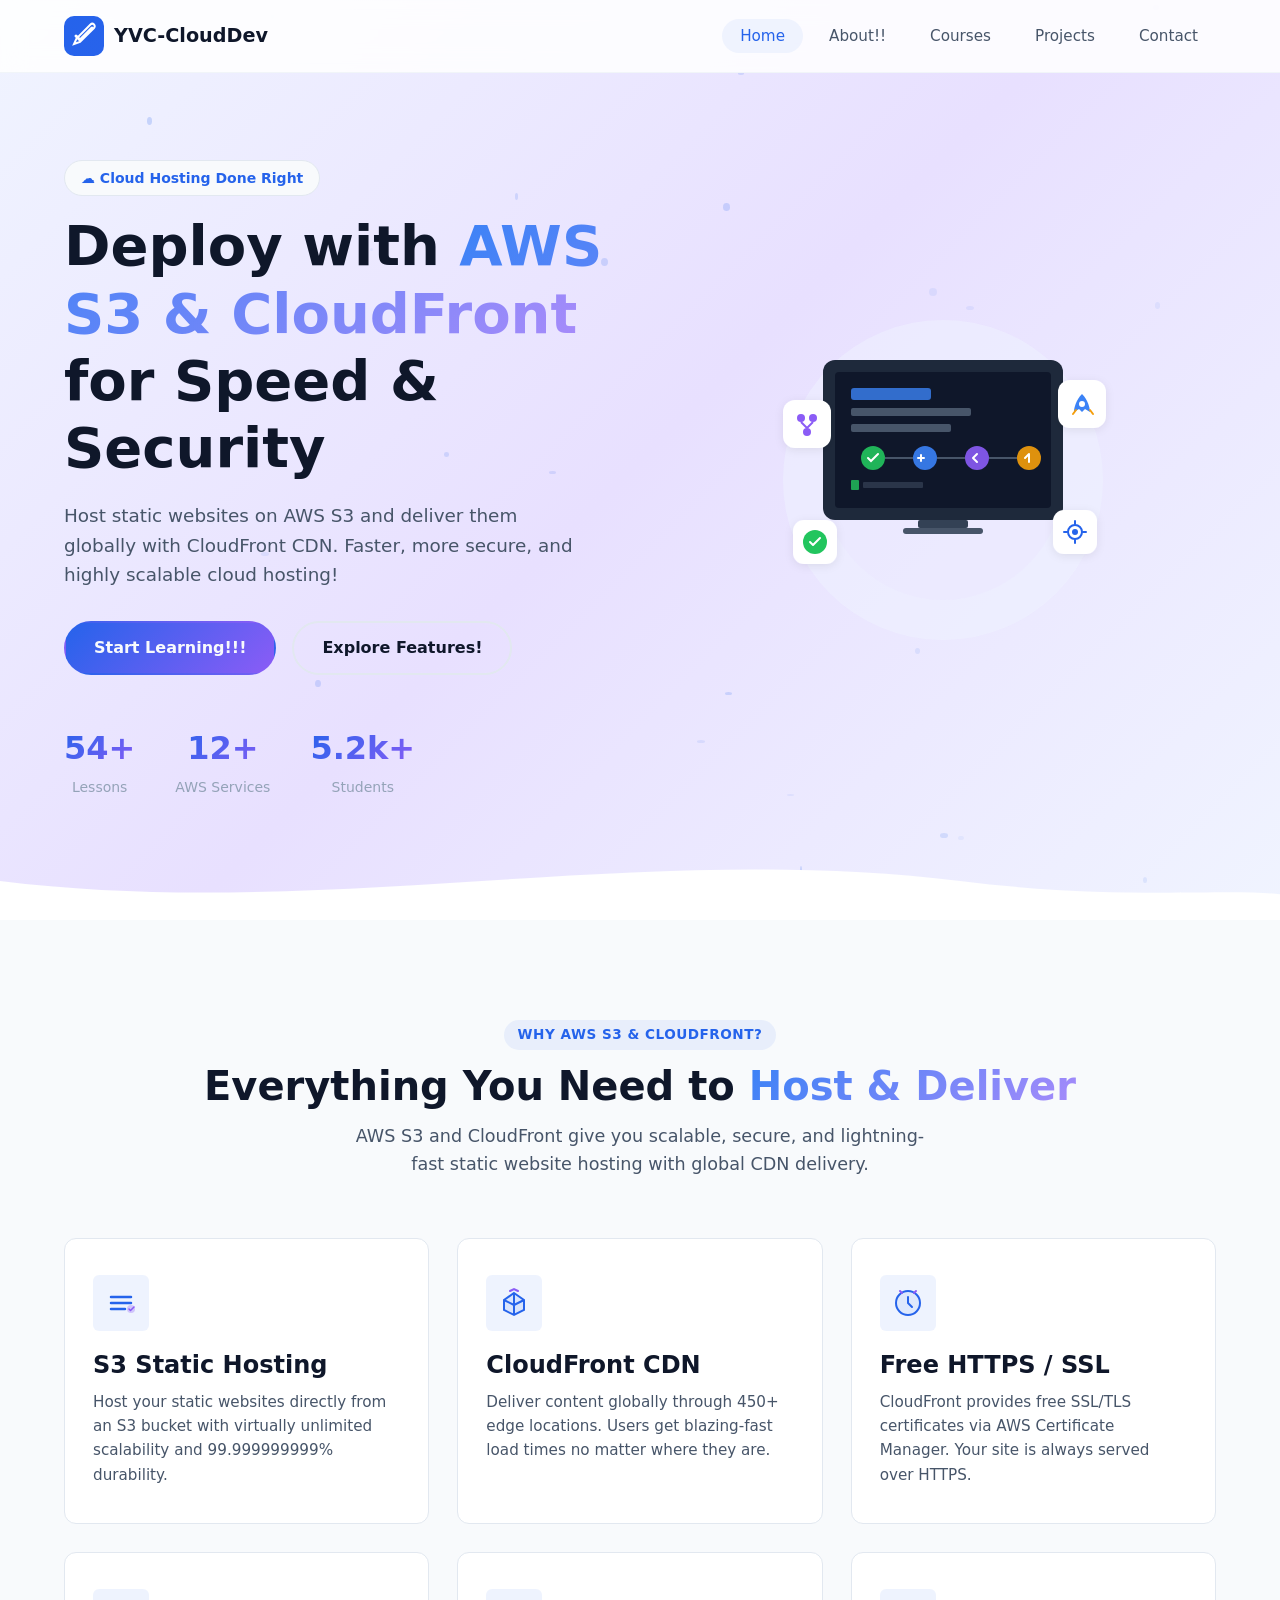
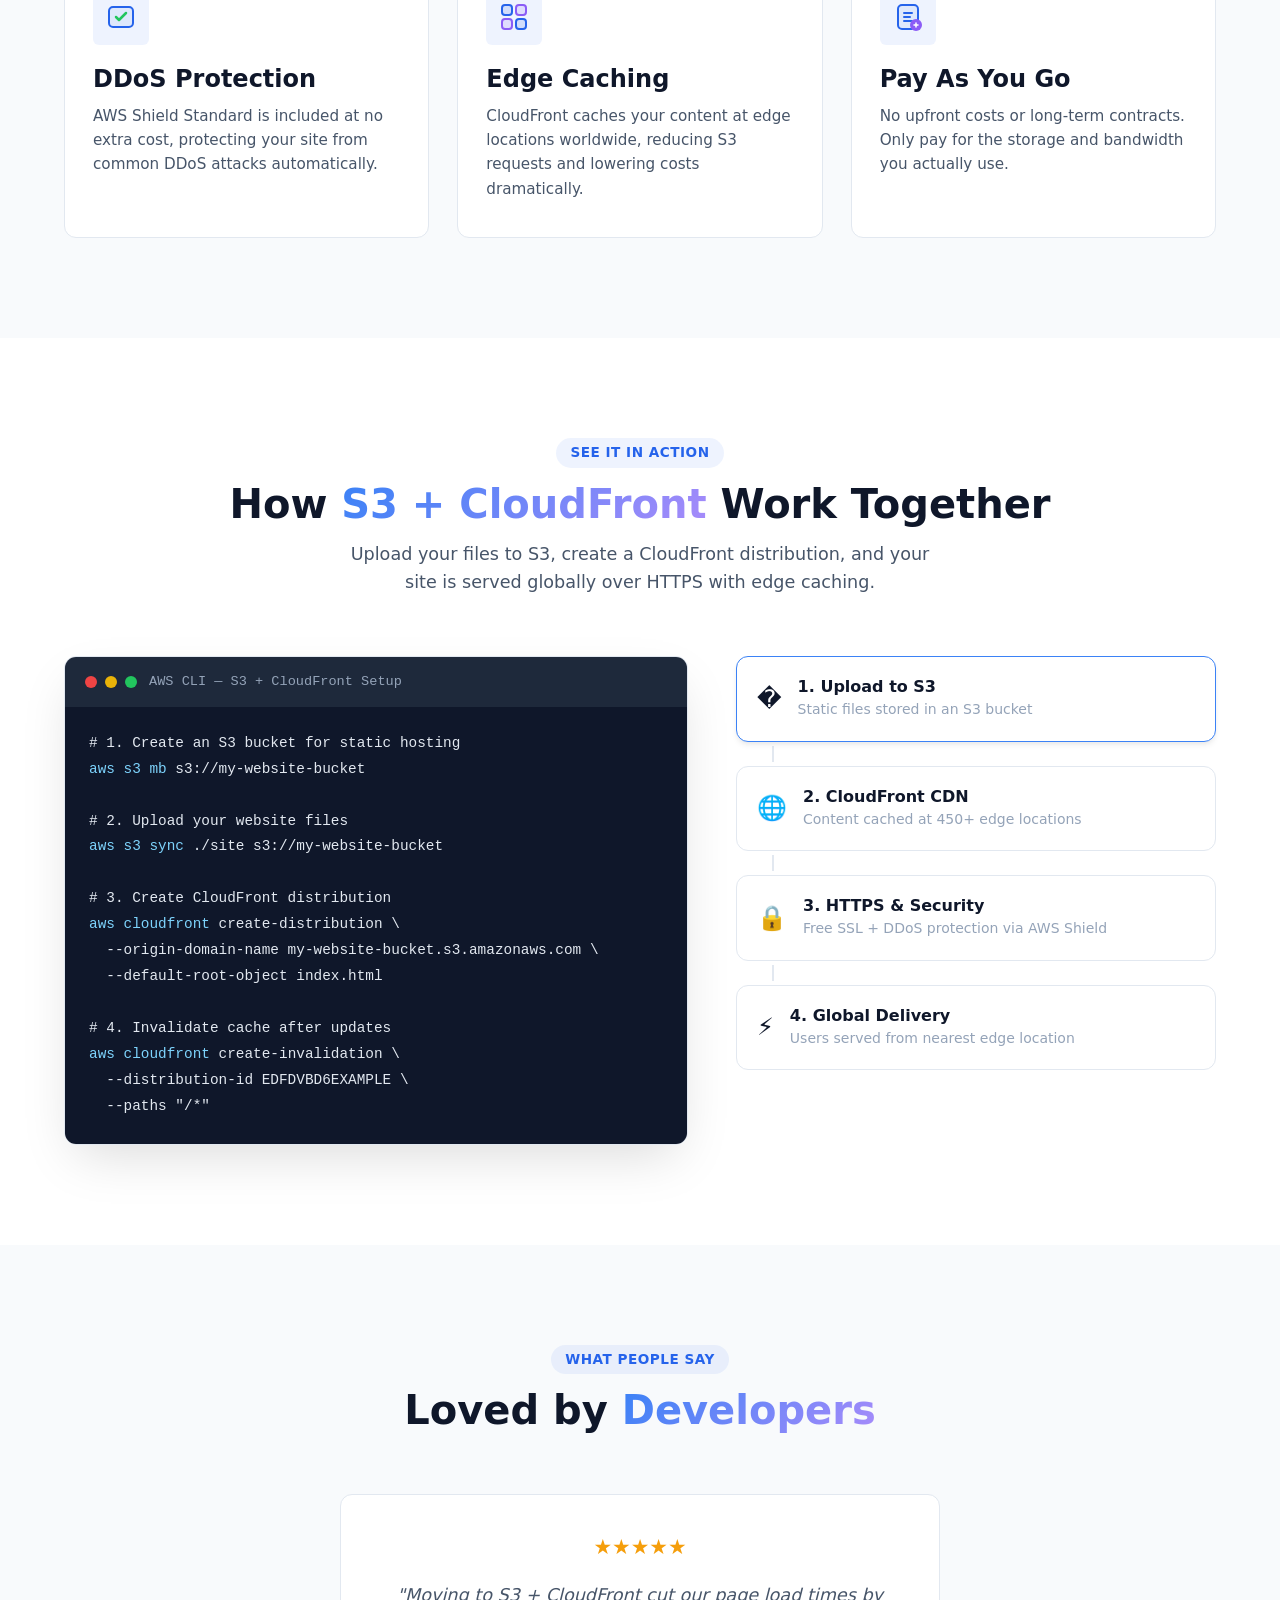
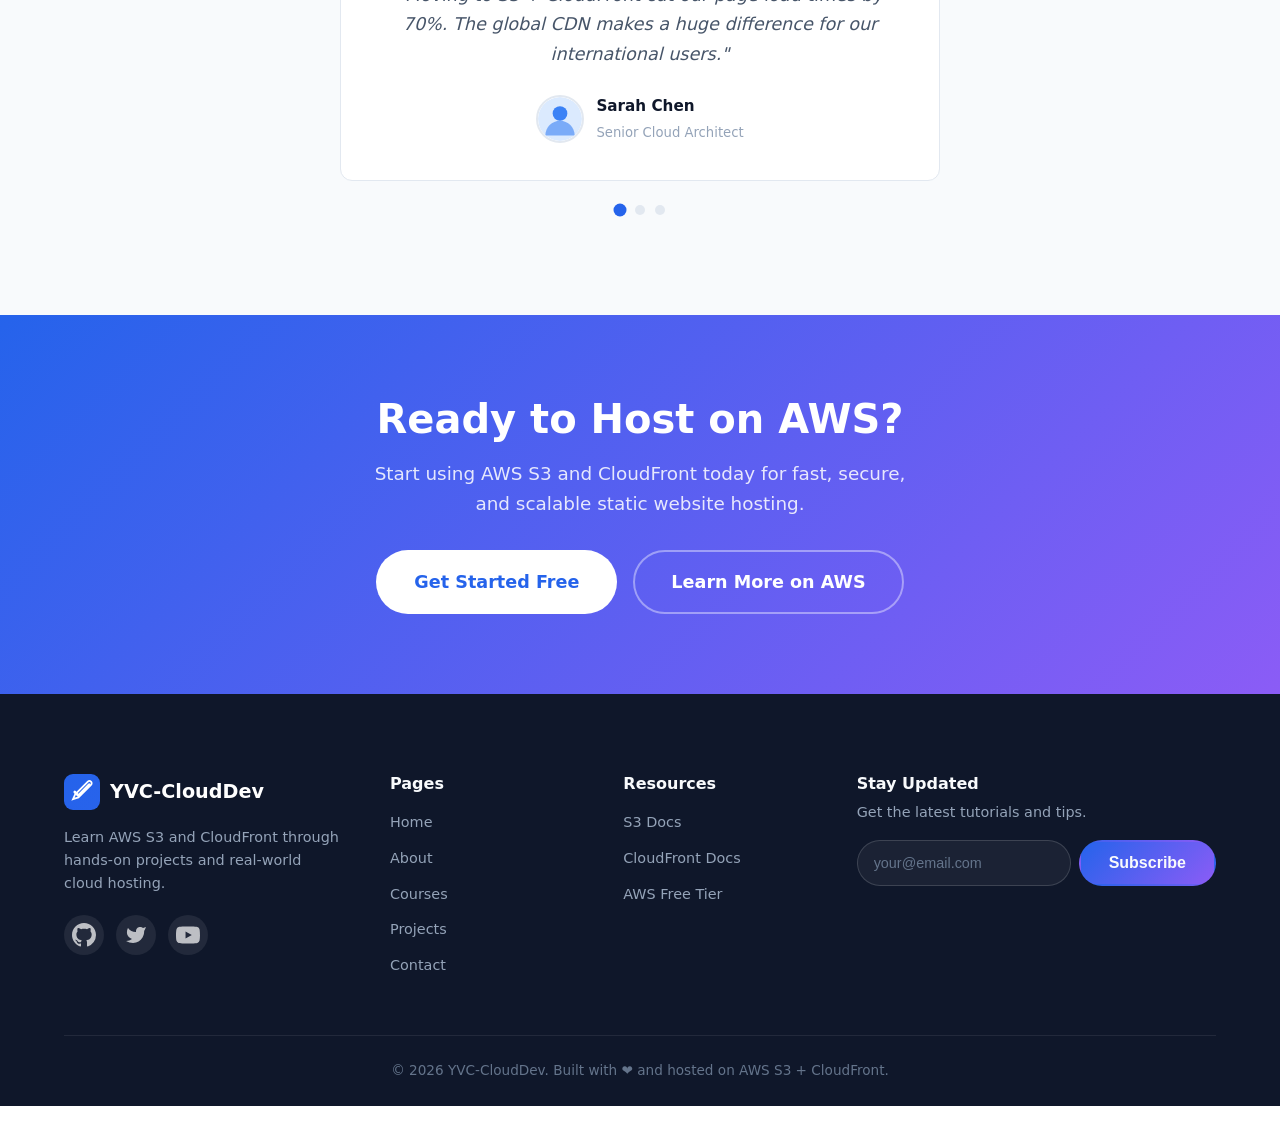
<file: index.html>
<!DOCTYPE html>
<html lang="en">
<head>
    <meta charset="UTF-8">
    <meta name="viewport" content="width=device-width, initial-scale=1.0">
    <title>YVC-CloudDev Academy - AWS S3 & CloudFront</title>
    <link rel="stylesheet" href="css/style.css">
    <link rel="icon" href="images/favicon.svg" type="image/svg+xml">
</head>
<body>
    <!-- Navigation -->
    <nav class="navbar" id="navbar">
        <div class="container nav-container">
            <a href="index.html" class="logo">
                <img src="images/logo.svg" alt="YVC-CloudDev Logo" width="40" height="40">
                <span>YVC-CloudDev</span>
            </a>
            <button class="nav-toggle" id="navToggle" aria-label="Toggle navigation">
                <span></span>
                <span></span>
                <span></span>
            </button>
            <ul class="nav-links" id="navLinks">
                <li><a href="index.html" class="active">Home</a></li>
                <li><a href="about.html">About!!</a></li>
                <li><a href="courses.html">Courses</a></li>
                <li><a href="projects.html">Projects</a></li>
                <li><a href="contact.html">Contact</a></li>
            </ul>
        </div>
    </nav>

    <!-- Hero Section -->
    <header class="hero">
        <div class="hero-particles" id="particles"></div>
        <div class="container hero-content">
            <div class="hero-text">
                <span class="badge">☁️ Cloud Hosting Done Right</span>
                <h1>Deploy with <span class="gradient-text">AWS S3 & CloudFront</span> for Speed & Security</h1>
                <p>Host static websites on AWS S3 and deliver them globally with CloudFront CDN. Faster, more secure, and highly scalable cloud hosting!</p>
                <div class="hero-buttons">
                    <a href="courses.html" class="btn btn-primary">Start Learning!!!</a>
                    <a href="#features" class="btn btn-outline">Explore Features!</a>
                </div>
                <div class="hero-stats">
                    <div class="stat">
                        <strong id="counterLessons">0</strong>
                        <span>Lessons</span>
                    </div>
                    <div class="stat">
                        <strong id="counterProjects">0</strong>
                        <span>AWS Services</span>
                    </div>
                    <div class="stat">
                        <strong id="counterStudents">0</strong>
                        <span>Students</span>
                    </div>
                </div>
            </div>
            <div class="hero-image">
                <img src="images/hero-illustration.svg" alt="GitHub Actions Workflow Illustration">
            </div>
        </div>
        <div class="hero-wave">
            <svg viewBox="0 0 1440 120" preserveAspectRatio="none">
                <path d="M0,60 C360,120 720,0 1080,60 C1260,90 1380,70 1440,80 L1440,120 L0,120 Z" fill="var(--bg-primary)"/>
            </svg>
        </div>
    </header>

    <!-- Features Section -->
    <section class="features" id="features">
        <div class="container">
            <div class="section-header">
                <span class="section-tag">Why AWS S3 & CloudFront?</span>
                <h2>Everything You Need to <span class="gradient-text">Host & Deliver</span></h2>
                <p>AWS S3 and CloudFront give you scalable, secure, and lightning-fast static website hosting with global CDN delivery.</p>
            </div>
            <div class="features-grid">
                <div class="feature-card" data-aos="fade-up">
                    <div class="feature-icon">
                        <img src="images/icon-workflow.svg" alt="S3 Bucket Icon">
                    </div>
                    <h3>S3 Static Hosting</h3>
                    <p>Host your static websites directly from an S3 bucket with virtually unlimited scalability and 99.999999999% durability.</p>
                </div>
                <div class="feature-card" data-aos="fade-up" data-delay="100">
                    <div class="feature-icon">
                        <img src="images/icon-deploy.svg" alt="CloudFront Icon">
                    </div>
                    <h3>CloudFront CDN</h3>
                    <p>Deliver content globally through 450+ edge locations. Users get blazing-fast load times no matter where they are.</p>
                </div>
                <div class="feature-card" data-aos="fade-up" data-delay="200">
                    <div class="feature-icon">
                        <img src="images/icon-security.svg" alt="HTTPS Icon">
                    </div>
                    <h3>Free HTTPS / SSL</h3>
                    <p>CloudFront provides free SSL/TLS certificates via AWS Certificate Manager. Your site is always served over HTTPS.</p>
                </div>
                <div class="feature-card" data-aos="fade-up" data-delay="300">
                    <div class="feature-icon">
                        <img src="images/icon-test.svg" alt="Security Icon">
                    </div>
                    <h3>DDoS Protection</h3>
                    <p>AWS Shield Standard is included at no extra cost, protecting your site from common DDoS attacks automatically.</p>
                </div>
                <div class="feature-card" data-aos="fade-up" data-delay="400">
                    <div class="feature-icon">
                        <img src="images/icon-matrix.svg" alt="Caching Icon">
                    </div>
                    <h3>Edge Caching</h3>
                    <p>CloudFront caches your content at edge locations worldwide, reducing S3 requests and lowering costs dramatically.</p>
                </div>
                <div class="feature-card" data-aos="fade-up" data-delay="500">
                    <div class="feature-icon">
                        <img src="images/icon-marketplace.svg" alt="Cost Icon">
                    </div>
                    <h3>Pay As You Go</h3>
                    <p>No upfront costs or long-term contracts. Only pay for the storage and bandwidth you actually use.</p>
                </div>
            </div>
        </div>
    </section>

    <!-- Workflow Preview Section -->
    <section class="workflow-section">
        <div class="container">
            <div class="section-header">
                <span class="section-tag">See It In Action</span>
                <h2>How <span class="gradient-text">S3 + CloudFront</span> Work Together</h2>
                <p>Upload your files to S3, create a CloudFront distribution, and your site is served globally over HTTPS with edge caching.</p>
            </div>
            <div class="workflow-demo">
                <div class="code-window">
                    <div class="code-header">
                        <div class="code-dots">
                            <span class="dot red"></span>
                            <span class="dot yellow"></span>
                            <span class="dot green"></span>
                        </div>
                        <span class="code-title">AWS CLI — S3 + CloudFront Setup</span>
                    </div>
                    <pre class="code-body"><code><span class="yaml-comment"># 1. Create an S3 bucket for static hosting</span>
<span class="yaml-key">aws s3 mb</span> s3://my-website-bucket

<span class="yaml-comment"># 2. Upload your website files</span>
<span class="yaml-key">aws s3 sync</span> ./site s3://my-website-bucket

<span class="yaml-comment"># 3. Create CloudFront distribution</span>
<span class="yaml-key">aws cloudfront</span> create-distribution \
  --origin-domain-name my-website-bucket.s3.amazonaws.com \
  --default-root-object index.html

<span class="yaml-comment"># 4. Invalidate cache after updates</span>
<span class="yaml-key">aws cloudfront</span> create-invalidation \
  --distribution-id EDFDVBD6EXAMPLE \
  --paths "/*"</code></pre>
                </div>
                <div class="workflow-steps">
                    <div class="workflow-step active">
                        <div class="step-icon">�</div>
                        <div class="step-info">
                            <h4>1. Upload to S3</h4>
                            <p>Static files stored in an S3 bucket</p>
                        </div>
                    </div>
                    <div class="workflow-connector"></div>
                    <div class="workflow-step">
                        <div class="step-icon">🌐</div>
                        <div class="step-info">
                            <h4>2. CloudFront CDN</h4>
                            <p>Content cached at 450+ edge locations</p>
                        </div>
                    </div>
                    <div class="workflow-connector"></div>
                    <div class="workflow-step">
                        <div class="step-icon">🔒</div>
                        <div class="step-info">
                            <h4>3. HTTPS & Security</h4>
                            <p>Free SSL + DDoS protection via AWS Shield</p>
                        </div>
                    </div>
                    <div class="workflow-connector"></div>
                    <div class="workflow-step">
                        <div class="step-icon">⚡</div>
                        <div class="step-info">
                            <h4>4. Global Delivery</h4>
                            <p>Users served from nearest edge location</p>
                        </div>
                    </div>
                </div>
            </div>
        </div>
    </section>

    <!-- Testimonials -->
    <section class="testimonials">
        <div class="container">
            <div class="section-header">
                <span class="section-tag">What People Say</span>
                <h2>Loved by <span class="gradient-text">Developers</span></h2>
            </div>
            <div class="testimonial-slider" id="testimonialSlider">
                <div class="testimonial-card active">
                    <div class="testimonial-stars">★★★★★</div>
                    <p>"Moving to S3 + CloudFront cut our page load times by 70%. The global CDN makes a huge difference for our international users."</p>
                    <div class="testimonial-author">
                        <img src="images/avatar-1.svg" alt="Sarah Chen" width="48" height="48">
                        <div>
                            <strong>Sarah Chen</strong>
                            <span>Senior Cloud Architect</span>
                        </div>
                    </div>
                </div>
                <div class="testimonial-card">
                    <div class="testimonial-stars">★★★★★</div>
                    <p>"CloudFront's HTTPS and DDoS protection gave us enterprise-level security without the enterprise price tag. Highly recommended!"</p>
                    <div class="testimonial-author">
                        <img src="images/avatar-2.svg" alt="Marcus Rivera" width="48" height="48">
                        <div>
                            <strong>Marcus Rivera</strong>
                            <span>Full Stack Developer</span>
                        </div>
                    </div>
                </div>
                <div class="testimonial-card">
                    <div class="testimonial-stars">★★★★★</div>
                    <p>"I teach cloud architecture and S3 + CloudFront is the perfect example of how AWS services work together. Students love it."</p>
                    <div class="testimonial-author">
                        <img src="images/avatar-3.svg" alt="Aisha Patel" width="48" height="48">
                        <div>
                            <strong>Aisha Patel</strong>
                            <span>AWS Instructor</span>
                        </div>
                    </div>
                </div>
            </div>
            <div class="testimonial-dots" id="testimonialDots"></div>
        </div>
    </section>

    <!-- CTA Section -->
    <section class="cta">
        <div class="container">
            <div class="cta-content">
                <h2>Ready to Host on AWS?</h2>
                <p>Start using AWS S3 and CloudFront today for fast, secure, and scalable static website hosting.</p>
                <div class="cta-buttons">
                    <a href="courses.html" class="btn btn-primary btn-lg">Get Started Free</a>
                    <a href="https://aws.amazon.com/cloudfront/" class="btn btn-outline btn-lg" target="_blank" rel="noopener noreferrer">Learn More on AWS</a>
                </div>
            </div>
        </div>
    </section>

    <!-- Footer -->
    <footer class="footer">
        <div class="container">
            <div class="footer-grid">
                <div class="footer-brand">
                    <a href="index.html" class="logo">
                        <img src="images/logo.svg" alt="YVC-CloudDev" width="36" height="36">
                        <span>YVC-CloudDev</span>
                    </a>
                    <p>Learn AWS S3 and CloudFront through hands-on projects and real-world cloud hosting.</p>
                    <div class="social-links">
                        <a href="#" aria-label="GitHub"><img src="images/icon-github.svg" alt="GitHub" width="24" height="24"></a>
                        <a href="#" aria-label="Twitter"><img src="images/icon-twitter.svg" alt="Twitter" width="24" height="24"></a>
                        <a href="#" aria-label="YouTube"><img src="images/icon-youtube.svg" alt="YouTube" width="24" height="24"></a>
                    </div>
                </div>
                <div class="footer-links">
                    <h4>Pages</h4>
                    <ul>
                        <li><a href="index.html">Home</a></li>
                        <li><a href="about.html">About</a></li>
                        <li><a href="courses.html">Courses</a></li>
                        <li><a href="projects.html">Projects</a></li>
                        <li><a href="contact.html">Contact</a></li>
                    </ul>
                </div>
                <div class="footer-links">
                    <h4>Resources</h4>
                    <ul>
                        <li><a href="https://docs.aws.amazon.com/s3/" target="_blank" rel="noopener noreferrer">S3 Docs</a></li>
                        <li><a href="https://docs.aws.amazon.com/cloudfront/" target="_blank" rel="noopener noreferrer">CloudFront Docs</a></li>
                        <li><a href="https://aws.amazon.com/free/" target="_blank" rel="noopener noreferrer">AWS Free Tier</a></li>
                    </ul>
                </div>
                <div class="footer-newsletter">
                    <h4>Stay Updated</h4>
                    <p>Get the latest tutorials and tips.</p>
                    <form class="newsletter-form" id="newsletterForm">
                        <input type="email" placeholder="your@email.com" required aria-label="Email address">
                        <button type="submit" class="btn btn-primary">Subscribe</button>
                    </form>
                </div>
            </div>
            <div class="footer-bottom">
                <p>&copy; 2026 YVC-CloudDev. Built with ❤️ and hosted on AWS S3 + CloudFront.</p>
            </div>
        </div>
    </footer>

    <!-- Back to Top -->
    <button class="back-to-top" id="backToTop" aria-label="Back to top">↑</button>

    <script src="js/main.js"></script>
</body>
</html>
</file>
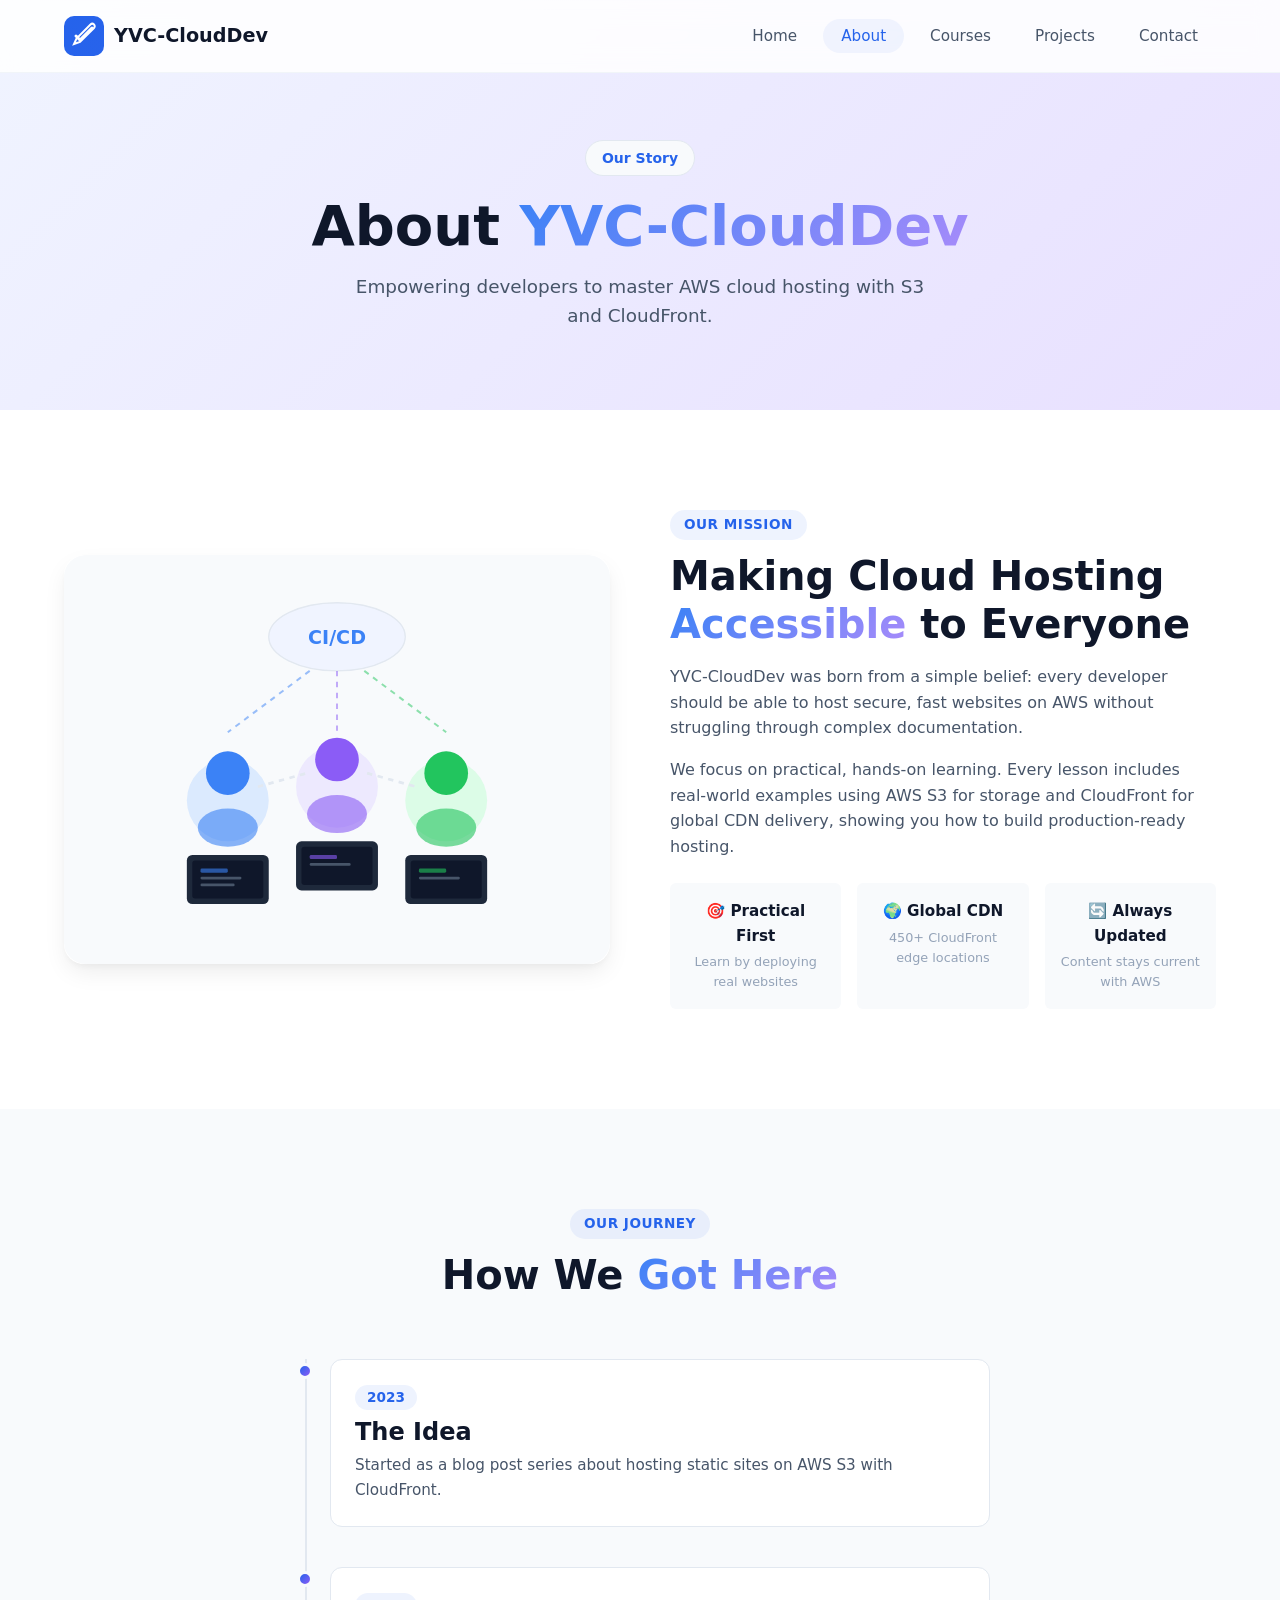
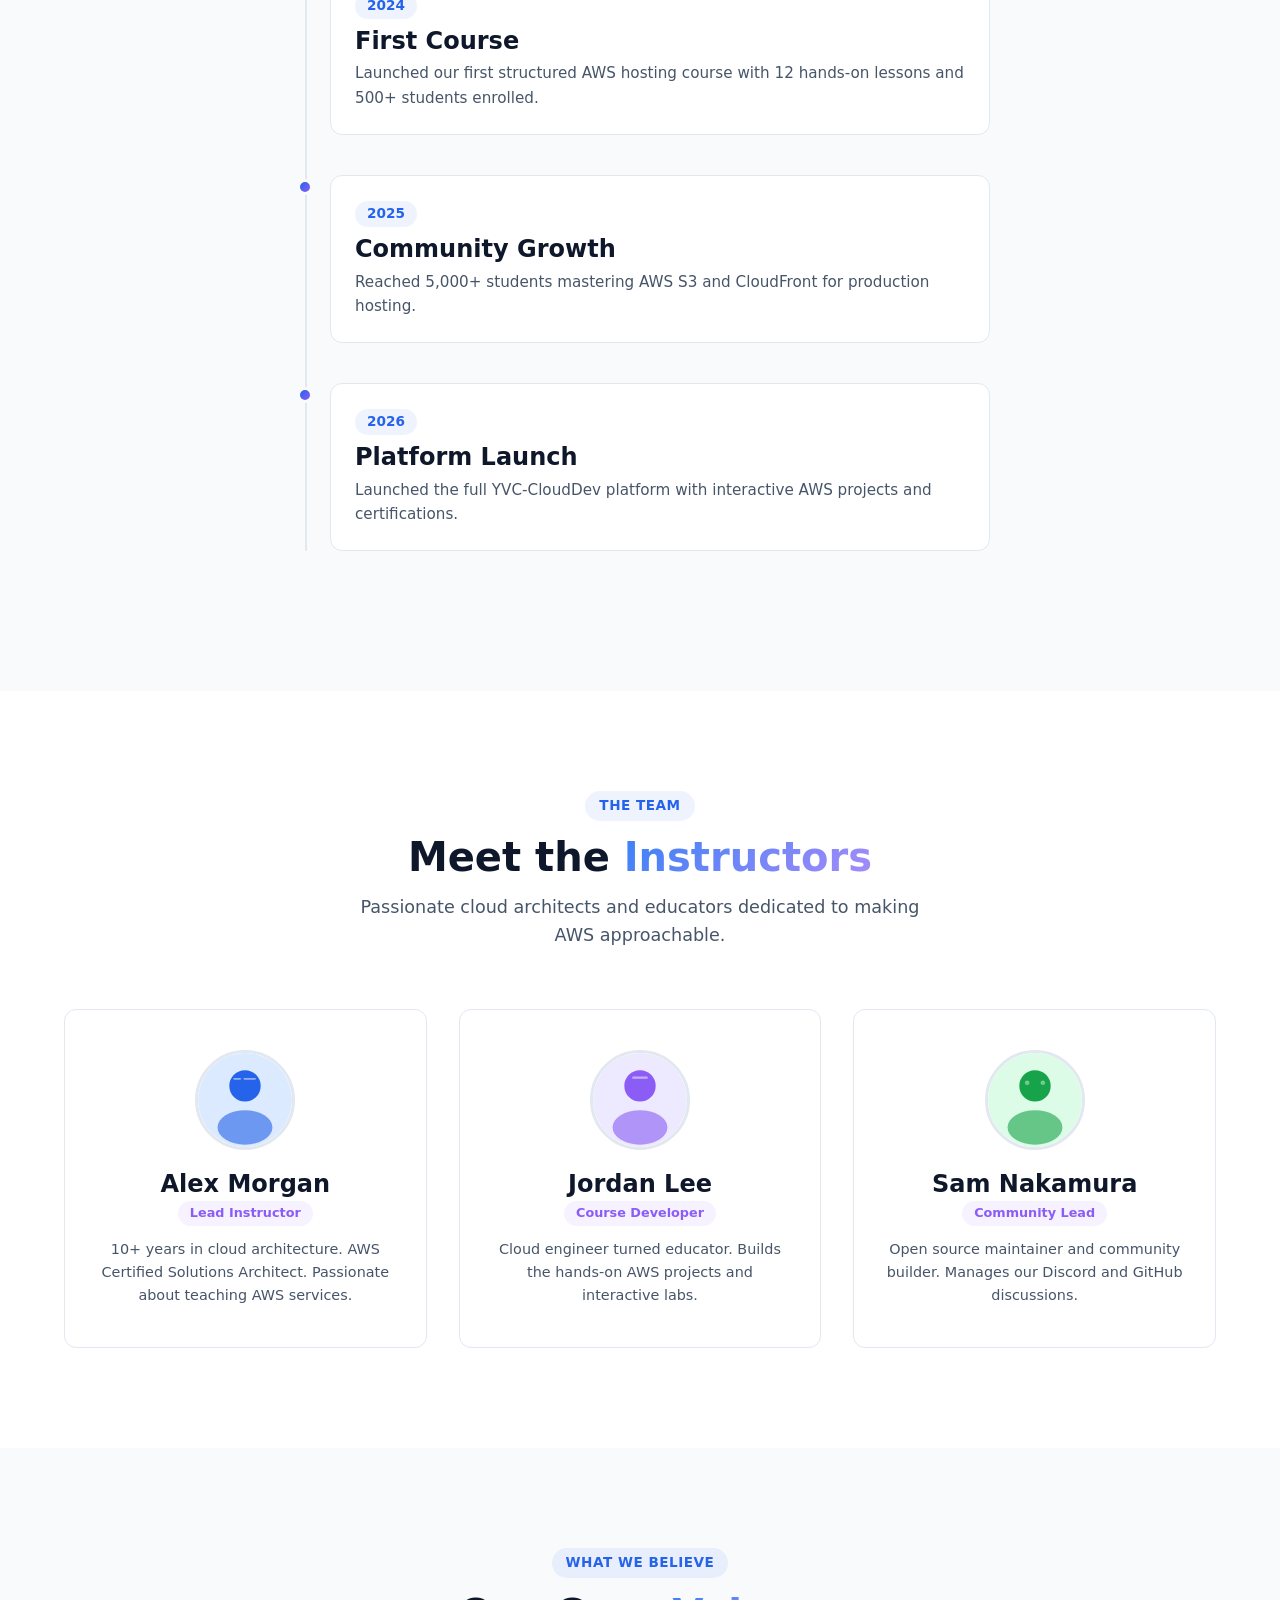
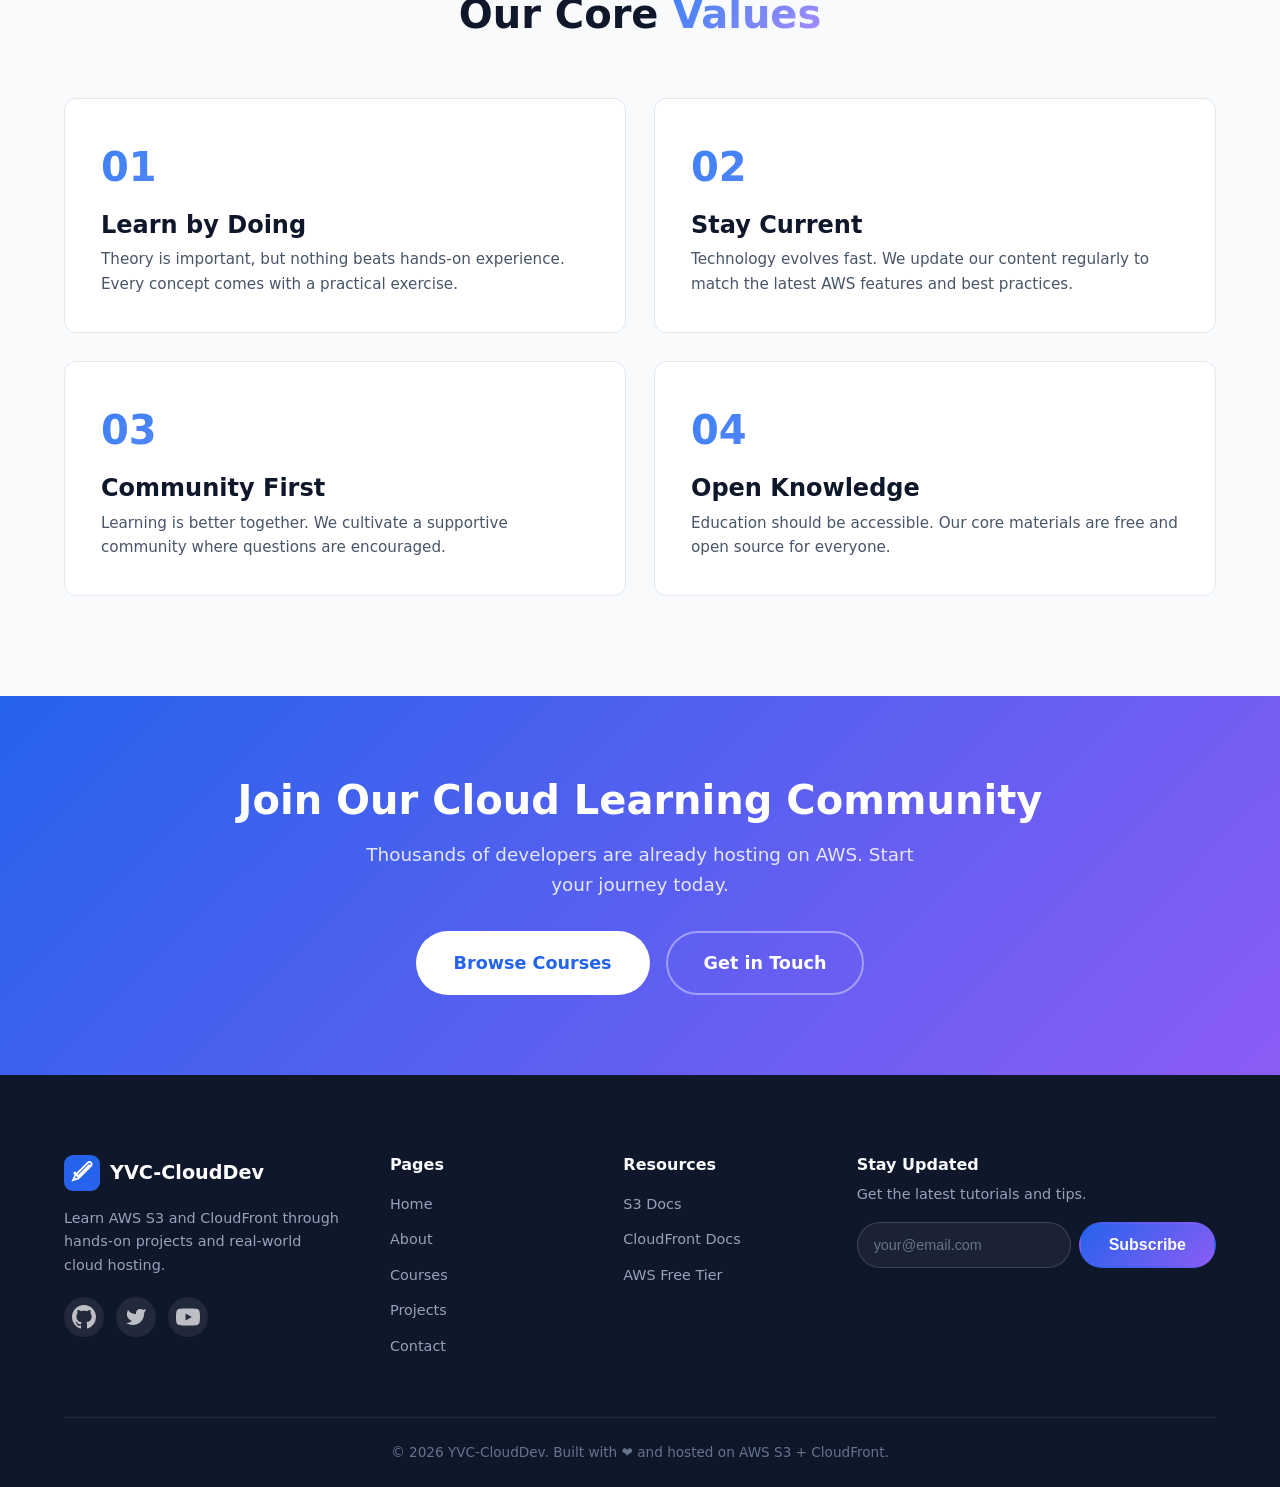
<file: about.html>
<!DOCTYPE html>
<html lang="en">
<head>
    <meta charset="UTF-8">
    <meta name="viewport" content="width=device-width, initial-scale=1.0">
    <title>About - YVC-CloudDev | AWS S3 & CloudFront</title>
    <link rel="stylesheet" href="css/style.css">
    <link rel="icon" href="images/favicon.svg" type="image/svg+xml">
</head>
<body>
    <!-- Navigation -->
    <nav class="navbar" id="navbar">
        <div class="container nav-container">
            <a href="index.html" class="logo">
                <img src="images/logo.svg" alt="YVC-CloudDev Logo" width="40" height="40">
                <span>YVC-CloudDev</span>
            </a>
            <button class="nav-toggle" id="navToggle" aria-label="Toggle navigation">
                <span></span>
                <span></span>
                <span></span>
            </button>
            <ul class="nav-links" id="navLinks">
                <li><a href="index.html">Home</a></li>
                <li><a href="about.html" class="active">About</a></li>
                <li><a href="courses.html">Courses</a></li>
                <li><a href="projects.html">Projects</a></li>
                <li><a href="contact.html">Contact</a></li>
            </ul>
        </div>
    </nav>

    <!-- Page Header -->
    <header class="page-header">
        <div class="container">
            <span class="badge">Our Story</span>
            <h1>About <span class="gradient-text">YVC-CloudDev</span></h1>
            <p>Empowering developers to master AWS cloud hosting with S3 and CloudFront.</p>
        </div>
    </header>

    <!-- Mission Section -->
    <section class="about-mission">
        <div class="container">
            <div class="about-grid">
                <div class="about-image">
                    <img src="images/about-team.svg" alt="Team working together on automation">
                </div>
                <div class="about-text">
                    <span class="section-tag">Our Mission</span>
                    <h2>Making Cloud Hosting <span class="gradient-text">Accessible</span> to Everyone</h2>
                    <p>YVC-CloudDev was born from a simple belief: every developer should be able to host secure, fast websites on AWS without struggling through complex documentation.</p>
                    <p>We focus on practical, hands-on learning. Every lesson includes real-world examples using AWS S3 for storage and CloudFront for global CDN delivery, showing you how to build production-ready hosting.</p>
                    <div class="about-highlights">
                        <div class="highlight">
                            <strong>🎯 Practical First</strong>
                            <p>Learn by deploying real websites</p>
                        </div>
                        <div class="highlight">
                            <strong>🌍 Global CDN</strong>
                            <p>450+ CloudFront edge locations</p>
                        </div>
                        <div class="highlight">
                            <strong>🔄 Always Updated</strong>
                            <p>Content stays current with AWS</p>
                        </div>
                    </div>
                </div>
            </div>
        </div>
    </section>

    <!-- Timeline Section -->
    <section class="timeline-section">
        <div class="container">
            <div class="section-header">
                <span class="section-tag">Our Journey</span>
                <h2>How We <span class="gradient-text">Got Here</span></h2>
            </div>
            <div class="timeline">
                <div class="timeline-item">
                    <div class="timeline-marker"></div>
                    <div class="timeline-content">
                        <span class="timeline-date">2023</span>
                        <h3>The Idea</h3>
                        <p>Started as a blog post series about hosting static sites on AWS S3 with CloudFront.</p>
                    </div>
                </div>
                <div class="timeline-item">
                    <div class="timeline-marker"></div>
                    <div class="timeline-content">
                        <span class="timeline-date">2024</span>
                        <h3>First Course</h3>
                        <p>Launched our first structured AWS hosting course with 12 hands-on lessons and 500+ students enrolled.</p>
                    </div>
                </div>
                <div class="timeline-item">
                    <div class="timeline-marker"></div>
                    <div class="timeline-content">
                        <span class="timeline-date">2025</span>
                        <h3>Community Growth</h3>
                        <p>Reached 5,000+ students mastering AWS S3 and CloudFront for production hosting.</p>
                    </div>
                </div>
                <div class="timeline-item">
                    <div class="timeline-marker"></div>
                    <div class="timeline-content">
                        <span class="timeline-date">2026</span>
                        <h3>Platform Launch</h3>
                        <p>Launched the full YVC-CloudDev platform with interactive AWS projects and certifications.</p>
                    </div>
                </div>
            </div>
        </div>
    </section>

    <!-- Team Section -->
    <section class="team-section">
        <div class="container">
            <div class="section-header">
                <span class="section-tag">The Team</span>
                <h2>Meet the <span class="gradient-text">Instructors</span></h2>
                <p>Passionate cloud architects and educators dedicated to making AWS approachable.</p>
            </div>
            <div class="team-grid">
                <div class="team-card">
                    <div class="team-avatar">
                        <img src="images/team-1.svg" alt="Alex Morgan">
                    </div>
                    <h3>Alex Morgan</h3>
                    <span class="team-role">Lead Instructor</span>
                    <p>10+ years in cloud architecture. AWS Certified Solutions Architect. Passionate about teaching AWS services.</p>
                </div>
                <div class="team-card">
                    <div class="team-avatar">
                        <img src="images/team-2.svg" alt="Jordan Lee">
                    </div>
                    <h3>Jordan Lee</h3>
                    <span class="team-role">Course Developer</span>
                    <p>Cloud engineer turned educator. Builds the hands-on AWS projects and interactive labs.</p>
                </div>
                <div class="team-card">
                    <div class="team-avatar">
                        <img src="images/team-3.svg" alt="Sam Nakamura">
                    </div>
                    <h3>Sam Nakamura</h3>
                    <span class="team-role">Community Lead</span>
                    <p>Open source maintainer and community builder. Manages our Discord and GitHub discussions.</p>
                </div>
            </div>
        </div>
    </section>

    <!-- Values Section -->
    <section class="values-section">
        <div class="container">
            <div class="section-header">
                <span class="section-tag">What We Believe</span>
                <h2>Our Core <span class="gradient-text">Values</span></h2>
            </div>
            <div class="values-grid">
                <div class="value-card">
                    <div class="value-number">01</div>
                    <h3>Learn by Doing</h3>
                    <p>Theory is important, but nothing beats hands-on experience. Every concept comes with a practical exercise.</p>
                </div>
                <div class="value-card">
                    <div class="value-number">02</div>
                    <h3>Stay Current</h3>
                    <p>Technology evolves fast. We update our content regularly to match the latest AWS features and best practices.</p>
                </div>
                <div class="value-card">
                    <div class="value-number">03</div>
                    <h3>Community First</h3>
                    <p>Learning is better together. We cultivate a supportive community where questions are encouraged.</p>
                </div>
                <div class="value-card">
                    <div class="value-number">04</div>
                    <h3>Open Knowledge</h3>
                    <p>Education should be accessible. Our core materials are free and open source for everyone.</p>
                </div>
            </div>
        </div>
    </section>

    <!-- CTA -->
    <section class="cta">
        <div class="container">
            <div class="cta-content">
                <h2>Join Our Cloud Learning Community</h2>
                <p>Thousands of developers are already hosting on AWS. Start your journey today.</p>
                <div class="cta-buttons">
                    <a href="courses.html" class="btn btn-primary btn-lg">Browse Courses</a>
                    <a href="contact.html" class="btn btn-outline btn-lg">Get in Touch</a>
                </div>
            </div>
        </div>
    </section>

    <!-- Footer -->
    <footer class="footer">
        <div class="container">
            <div class="footer-grid">
                <div class="footer-brand">
                    <a href="index.html" class="logo">
                        <img src="images/logo.svg" alt="YVC-CloudDev" width="36" height="36">
                        <span>YVC-CloudDev</span>
                    </a>
                    <p>Learn AWS S3 and CloudFront through hands-on projects and real-world cloud hosting.</p>
                    <div class="social-links">
                        <a href="#" aria-label="GitHub"><img src="images/icon-github.svg" alt="GitHub" width="24" height="24"></a>
                        <a href="#" aria-label="Twitter"><img src="images/icon-twitter.svg" alt="Twitter" width="24" height="24"></a>
                        <a href="#" aria-label="YouTube"><img src="images/icon-youtube.svg" alt="YouTube" width="24" height="24"></a>
                    </div>
                </div>
                <div class="footer-links">
                    <h4>Pages</h4>
                    <ul>
                        <li><a href="index.html">Home</a></li>
                        <li><a href="about.html">About</a></li>
                        <li><a href="courses.html">Courses</a></li>
                        <li><a href="projects.html">Projects</a></li>
                        <li><a href="contact.html">Contact</a></li>
                    </ul>
                </div>
                <div class="footer-links">
                    <h4>Resources</h4>
                    <ul>
                        <li><a href="https://docs.aws.amazon.com/s3/" target="_blank" rel="noopener noreferrer">S3 Docs</a></li>
                        <li><a href="https://docs.aws.amazon.com/cloudfront/" target="_blank" rel="noopener noreferrer">CloudFront Docs</a></li>
                        <li><a href="https://aws.amazon.com/free/" target="_blank" rel="noopener noreferrer">AWS Free Tier</a></li>
                    </ul>
                </div>
                <div class="footer-newsletter">
                    <h4>Stay Updated</h4>
                    <p>Get the latest tutorials and tips.</p>
                    <form class="newsletter-form" id="newsletterForm">
                        <input type="email" placeholder="your@email.com" required aria-label="Email address">
                        <button type="submit" class="btn btn-primary">Subscribe</button>
                    </form>
                </div>
            </div>
            <div class="footer-bottom">
                <p>&copy; 2026 YVC-CloudDev. Built with ❤️ and hosted on AWS S3 + CloudFront.</p>
            </div>
        </div>
    </footer>

    <button class="back-to-top" id="backToTop" aria-label="Back to top">↑</button>
    <script src="js/main.js"></script>
</body>
</html>
</file>
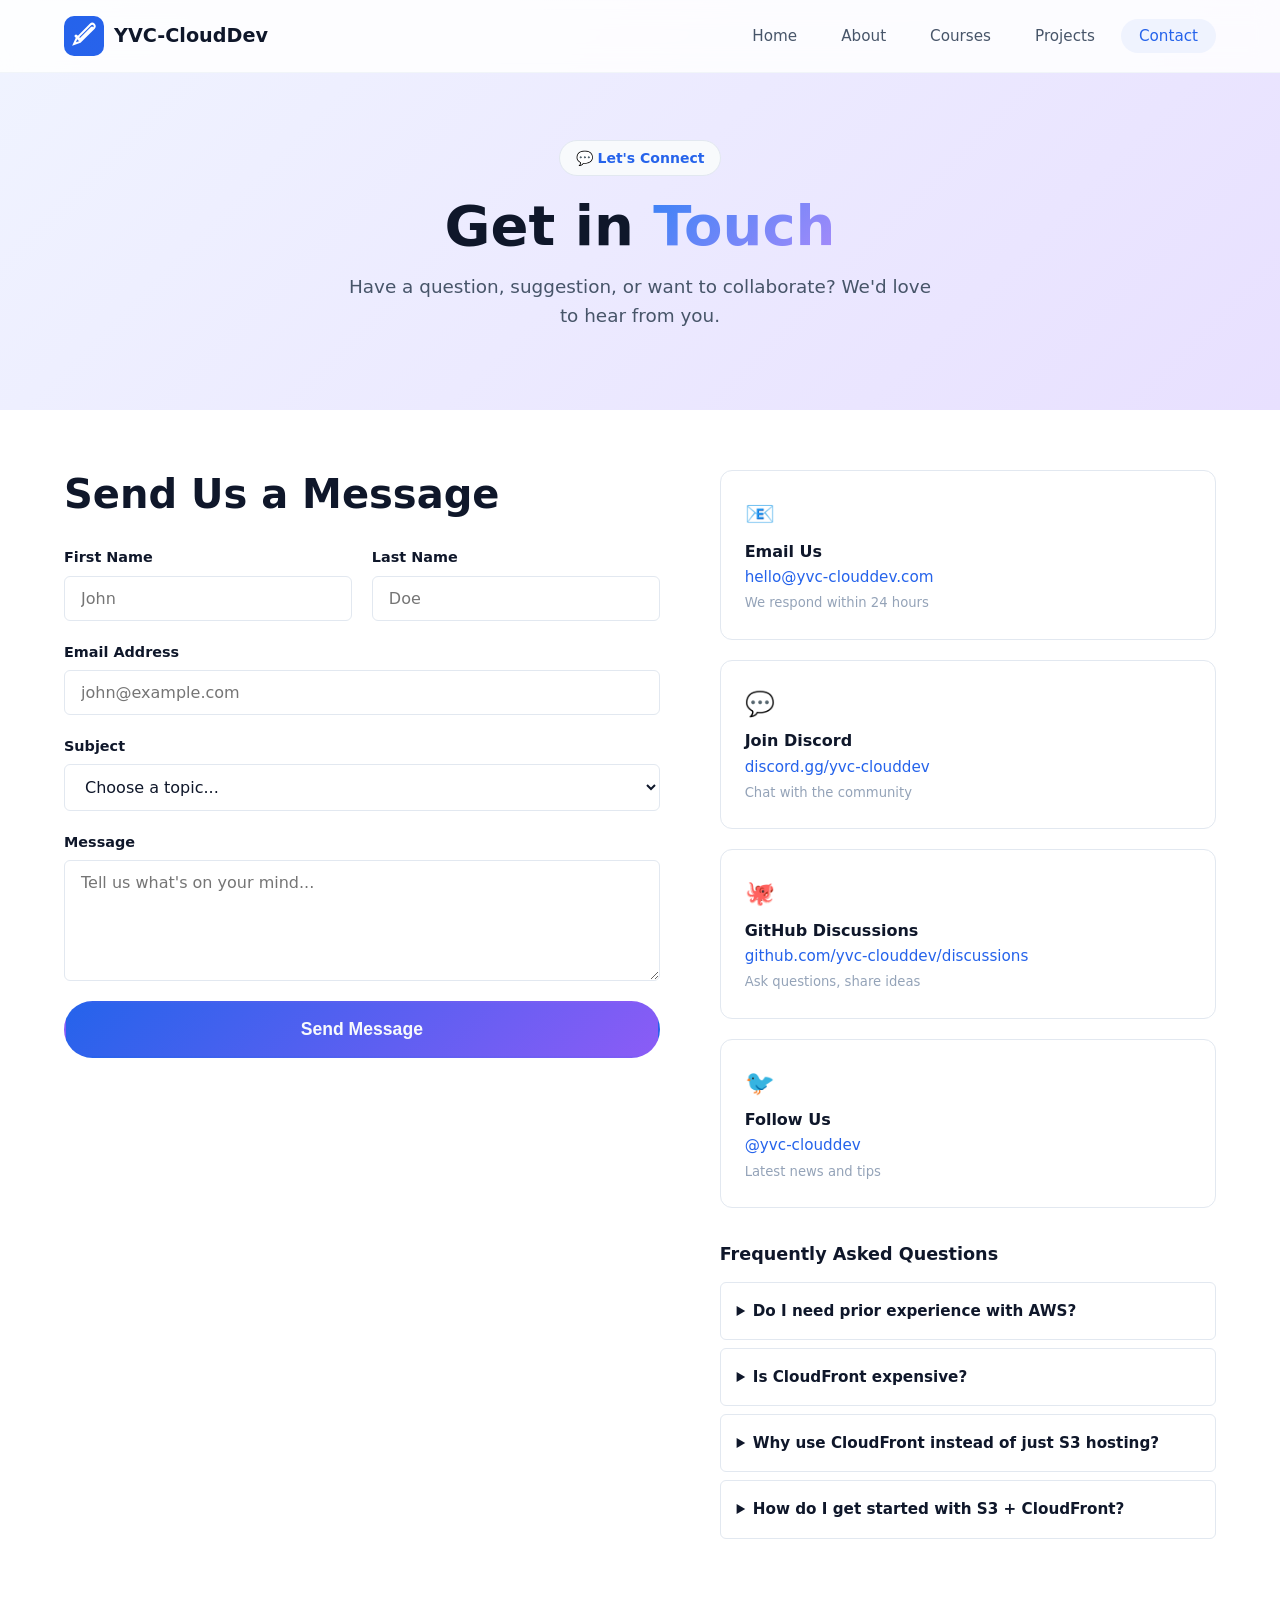
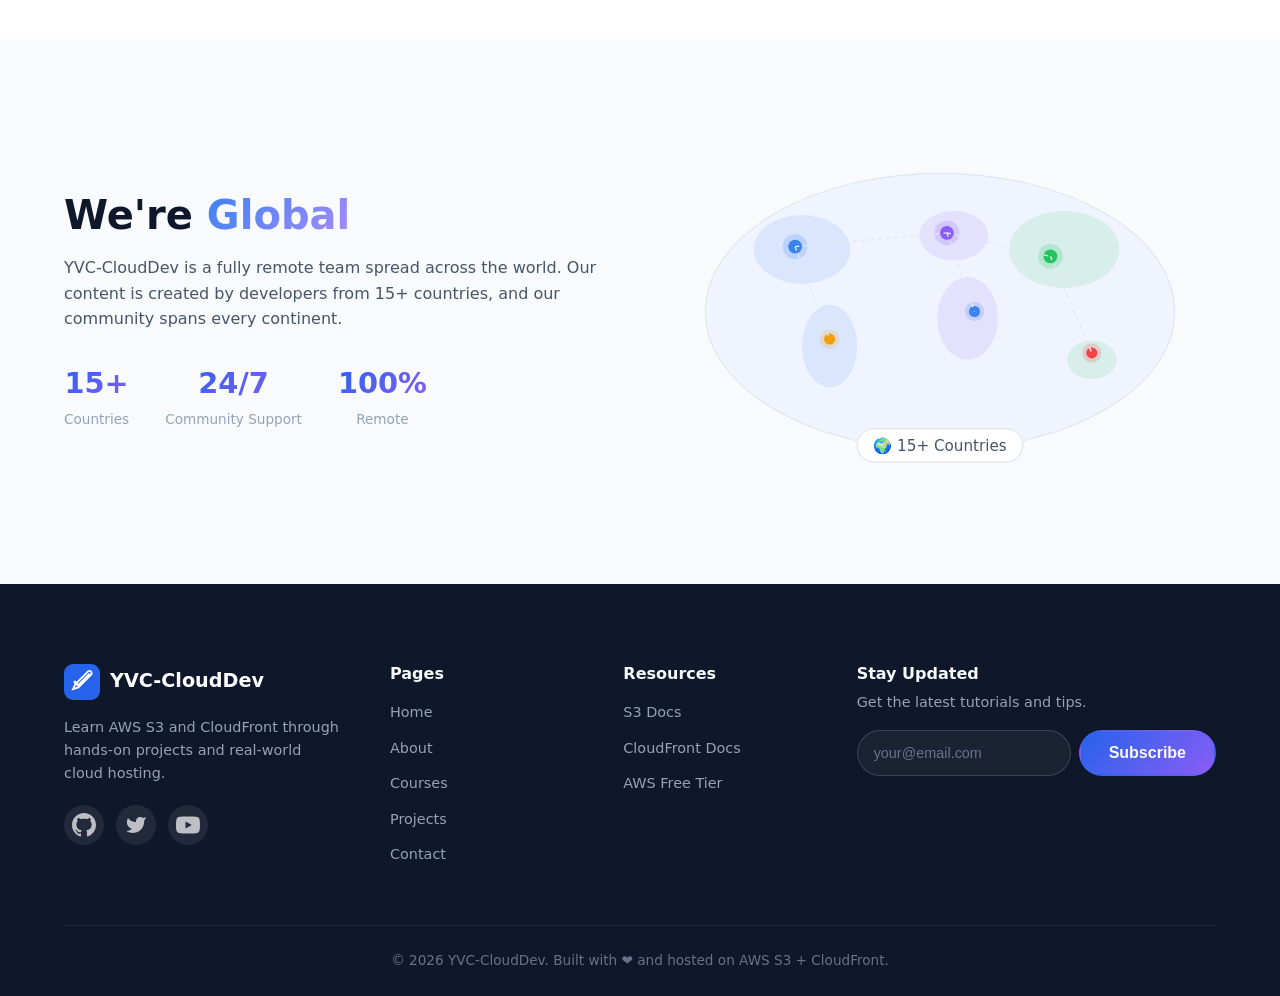
<file: contact.html>
<!DOCTYPE html>
<html lang="en">
<head>
    <meta charset="UTF-8">
    <meta name="viewport" content="width=device-width, initial-scale=1.0">
    <title>Contact - YVC-CloudDev | AWS S3 & CloudFront</title>
    <link rel="stylesheet" href="css/style.css">
    <link rel="icon" href="images/favicon.svg" type="image/svg+xml">
</head>
<body>
    <!-- Navigation -->
    <nav class="navbar" id="navbar">
        <div class="container nav-container">
            <a href="index.html" class="logo">
                <img src="images/logo.svg" alt="YVC-CloudDev Logo" width="40" height="40">
                <span>YVC-CloudDev</span>
            </a>
            <button class="nav-toggle" id="navToggle" aria-label="Toggle navigation">
                <span></span>
                <span></span>
                <span></span>
            </button>
            <ul class="nav-links" id="navLinks">
                <li><a href="index.html">Home</a></li>
                <li><a href="about.html">About</a></li>
                <li><a href="courses.html">Courses</a></li>
                <li><a href="projects.html">Projects</a></li>
                <li><a href="contact.html" class="active">Contact</a></li>
            </ul>
        </div>
    </nav>

    <!-- Page Header -->
    <header class="page-header">
        <div class="container">
            <span class="badge">💬 Let's Connect</span>
            <h1>Get in <span class="gradient-text">Touch</span></h1>
            <p>Have a question, suggestion, or want to collaborate? We'd love to hear from you.</p>
        </div>
    </header>

    <!-- Contact Section -->
    <section class="contact-section">
        <div class="container">
            <div class="contact-grid">
                <!-- Contact Form -->
                <div class="contact-form-wrapper">
                    <h2>Send Us a Message</h2>
                    <form class="contact-form" id="contactForm">
                        <div class="form-row">
                            <div class="form-group">
                                <label for="firstName">First Name</label>
                                <input type="text" id="firstName" name="firstName" required placeholder="John">
                            </div>
                            <div class="form-group">
                                <label for="lastName">Last Name</label>
                                <input type="text" id="lastName" name="lastName" required placeholder="Doe">
                            </div>
                        </div>
                        <div class="form-group">
                            <label for="email">Email Address</label>
                            <input type="email" id="email" name="email" required placeholder="john@example.com">
                        </div>
                        <div class="form-group">
                            <label for="subject">Subject</label>
                            <select id="subject" name="subject" required>
                                <option value="" disabled selected>Choose a topic...</option>
                                <option value="general">General Question</option>
                                <option value="course">Course Inquiry</option>
                                <option value="partnership">Partnership</option>
                                <option value="bug">Report a Bug</option>
                                <option value="aws">AWS Hosting Help</option>
                                <option value="other">Other</option>
                            </select>
                        </div>
                        <div class="form-group">
                            <label for="message">Message</label>
                            <textarea id="message" name="message" rows="5" required placeholder="Tell us what's on your mind..."></textarea>
                        </div>
                        <button type="submit" class="btn btn-primary btn-lg btn-full">Send Message</button>
                    </form>
                    <div class="form-success" id="formSuccess" hidden>
                        <div class="success-icon">✅</div>
                        <h3>Message Sent!</h3>
                        <p>Thanks for reaching out. We'll get back to you within 24 hours.</p>
                    </div>
                </div>

                <!-- Contact Info -->
                <div class="contact-info">
                    <div class="contact-info-card">
                        <div class="info-icon">📧</div>
                        <h3>Email Us</h3>
                        <p>hello@yvc-clouddev.com</p>
                        <span>We respond within 24 hours</span>
                    </div>
                    <div class="contact-info-card">
                        <div class="info-icon">💬</div>
                        <h3>Join Discord</h3>
                        <p>discord.gg/yvc-clouddev</p>
                        <span>Chat with the community</span>
                    </div>
                    <div class="contact-info-card">
                        <div class="info-icon">🐙</div>
                        <h3>GitHub Discussions</h3>
                        <p>github.com/yvc-clouddev/discussions</p>
                        <span>Ask questions, share ideas</span>
                    </div>
                    <div class="contact-info-card">
                        <div class="info-icon">🐦</div>
                        <h3>Follow Us</h3>
                        <p>@yvc-clouddev</p>
                        <span>Latest news and tips</span>
                    </div>

                    <!-- FAQ -->
                    <div class="faq-section">
                        <h3>Frequently Asked Questions</h3>
                        <div class="faq-list">
                            <details class="faq-item">
                                <summary>Do I need prior experience with AWS?</summary>
                                <p>Not at all. Our beginner courses start from the very basics of S3. You just need a free AWS account to get started.</p>
                            </details>
                            <details class="faq-item">
                                <summary>Is CloudFront expensive?</summary>
                                <p>AWS offers a generous free tier: 1 TB of data transfer and 10,000,000 HTTP/HTTPS requests per month for the first year. After that, you only pay for what you use.</p>
                            </details>
                            <details class="faq-item">
                                <summary>Why use CloudFront instead of just S3 hosting?</summary>
                                <p>CloudFront adds HTTPS, global CDN delivery, DDoS protection, and edge caching. It's more secure, faster, and often cheaper due to reduced S3 requests.</p>
                            </details>
                            <details class="faq-item">
                                <summary>How do I get started with S3 + CloudFront?</summary>
                                <p>Sign up for AWS, create an S3 bucket, upload your site, and create a CloudFront distribution pointing to your bucket. Our beginner course walks you through it step by step!</p>
                            </details>
                        </div>
                    </div>
                </div>
            </div>
        </div>
    </section>

    <!-- Map / Location Section -->
    <section class="location-section">
        <div class="container">
            <div class="location-card">
                <div class="location-text">
                    <h2>We're <span class="gradient-text">Global</span></h2>
                    <p>YVC-CloudDev is a fully remote team spread across the world. Our content is created by developers from 15+ countries, and our community spans every continent.</p>
                    <div class="location-stats">
                        <div class="loc-stat">
                            <strong>15+</strong>
                            <span>Countries</span>
                        </div>
                        <div class="loc-stat">
                            <strong>24/7</strong>
                            <span>Community Support</span>
                        </div>
                        <div class="loc-stat">
                            <strong>100%</strong>
                            <span>Remote</span>
                        </div>
                    </div>
                </div>
                <div class="location-image">
                    <img src="images/global-map.svg" alt="Global team illustration">
                </div>
            </div>
        </div>
    </section>

    <!-- Footer -->
    <footer class="footer">
        <div class="container">
            <div class="footer-grid">
                <div class="footer-brand">
                    <a href="index.html" class="logo">
                        <img src="images/logo.svg" alt="YVC-CloudDev" width="36" height="36">
                        <span>YVC-CloudDev</span>
                    </a>
                    <p>Learn AWS S3 and CloudFront through hands-on projects and real-world cloud hosting.</p>
                    <div class="social-links">
                        <a href="#" aria-label="GitHub"><img src="images/icon-github.svg" alt="GitHub" width="24" height="24"></a>
                        <a href="#" aria-label="Twitter"><img src="images/icon-twitter.svg" alt="Twitter" width="24" height="24"></a>
                        <a href="#" aria-label="YouTube"><img src="images/icon-youtube.svg" alt="YouTube" width="24" height="24"></a>
                    </div>
                </div>
                <div class="footer-links">
                    <h4>Pages</h4>
                    <ul>
                        <li><a href="index.html">Home</a></li>
                        <li><a href="about.html">About</a></li>
                        <li><a href="courses.html">Courses</a></li>
                        <li><a href="projects.html">Projects</a></li>
                        <li><a href="contact.html">Contact</a></li>
                    </ul>
                </div>
                <div class="footer-links">
                    <h4>Resources</h4>
                    <ul>
                        <li><a href="https://docs.aws.amazon.com/s3/" target="_blank" rel="noopener noreferrer">S3 Docs</a></li>
                        <li><a href="https://docs.aws.amazon.com/cloudfront/" target="_blank" rel="noopener noreferrer">CloudFront Docs</a></li>
                        <li><a href="https://aws.amazon.com/free/" target="_blank" rel="noopener noreferrer">AWS Free Tier</a></li>
                    </ul>
                </div>
                <div class="footer-newsletter">
                    <h4>Stay Updated</h4>
                    <p>Get the latest tutorials and tips.</p>
                    <form class="newsletter-form" id="newsletterForm">
                        <input type="email" placeholder="your@email.com" required aria-label="Email address">
                        <button type="submit" class="btn btn-primary">Subscribe</button>
                    </form>
                </div>
            </div>
            <div class="footer-bottom">
                <p>&copy; 2026 YVC-CloudDev. Built with ❤️ and hosted on AWS S3 + CloudFront.</p>
            </div>
        </div>
    </footer>

    <button class="back-to-top" id="backToTop" aria-label="Back to top">↑</button>
    <script src="js/main.js"></script>
</body>
</html>
</file>
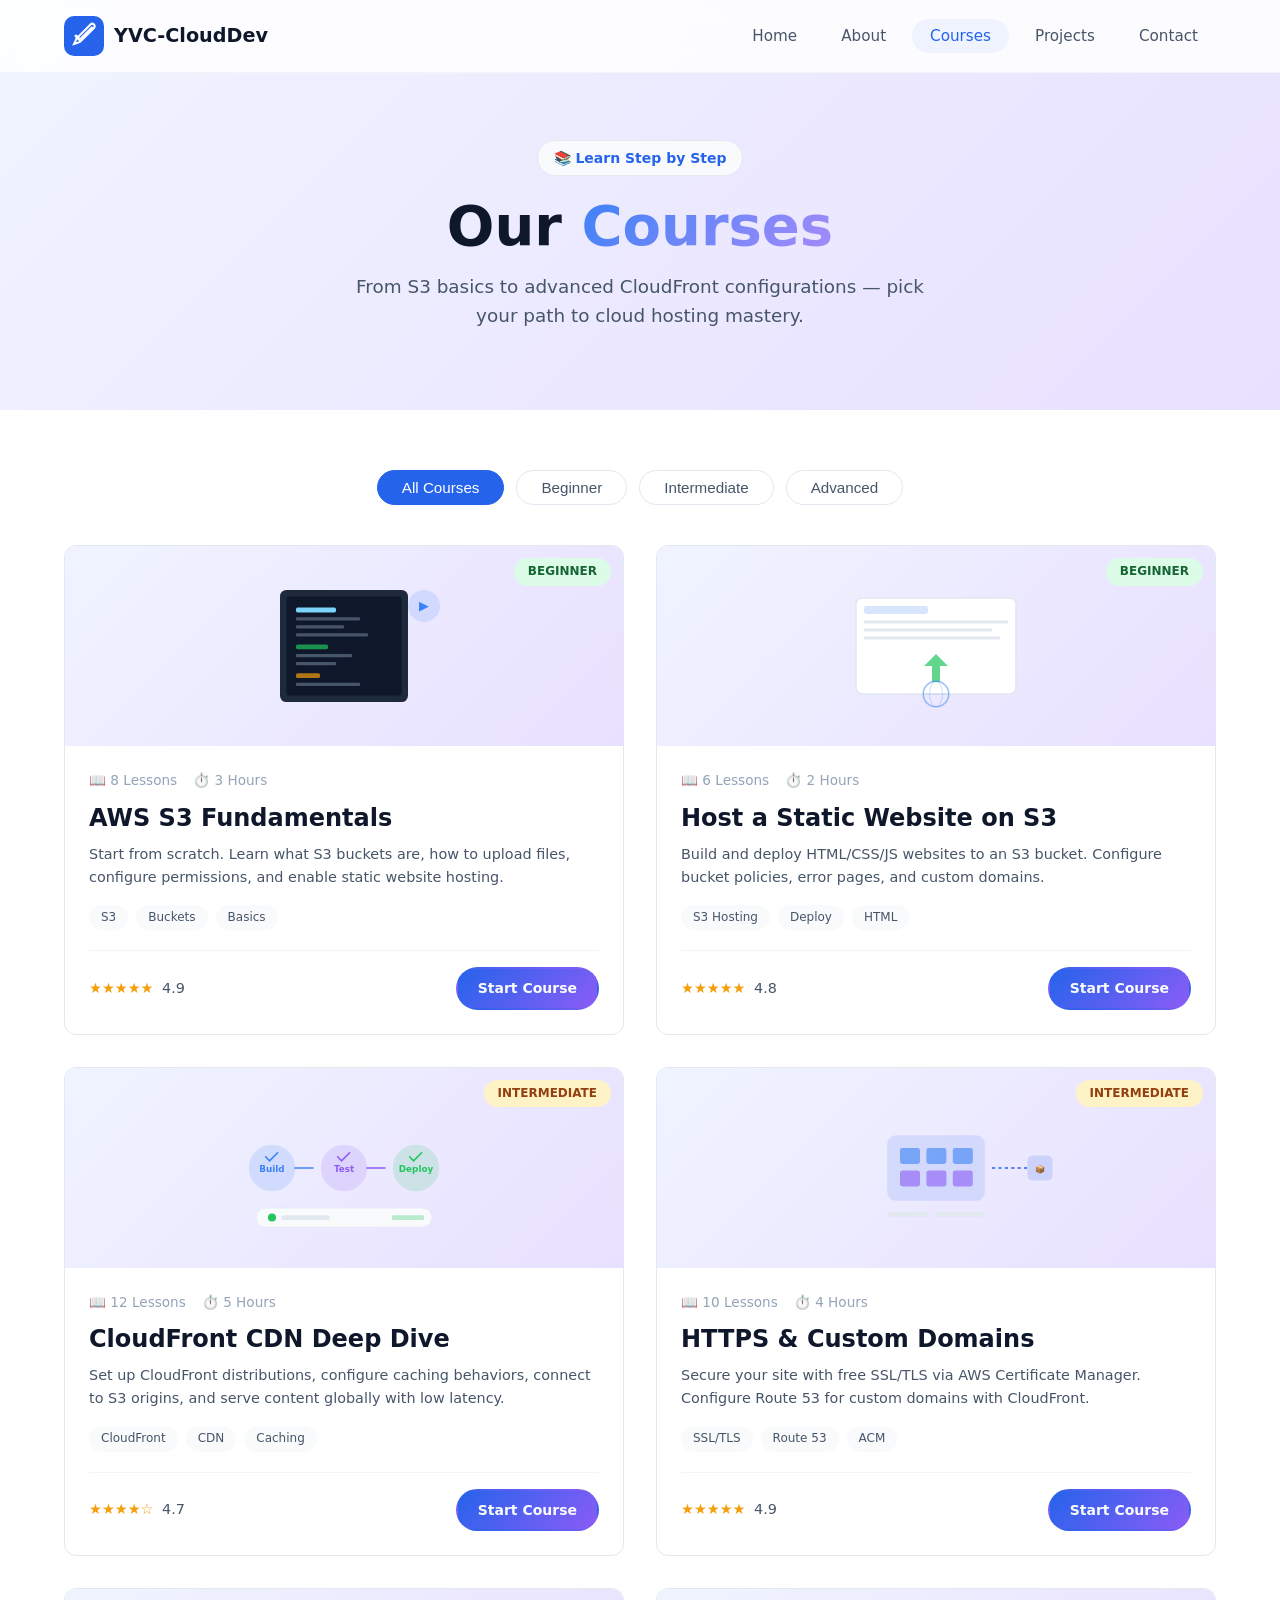
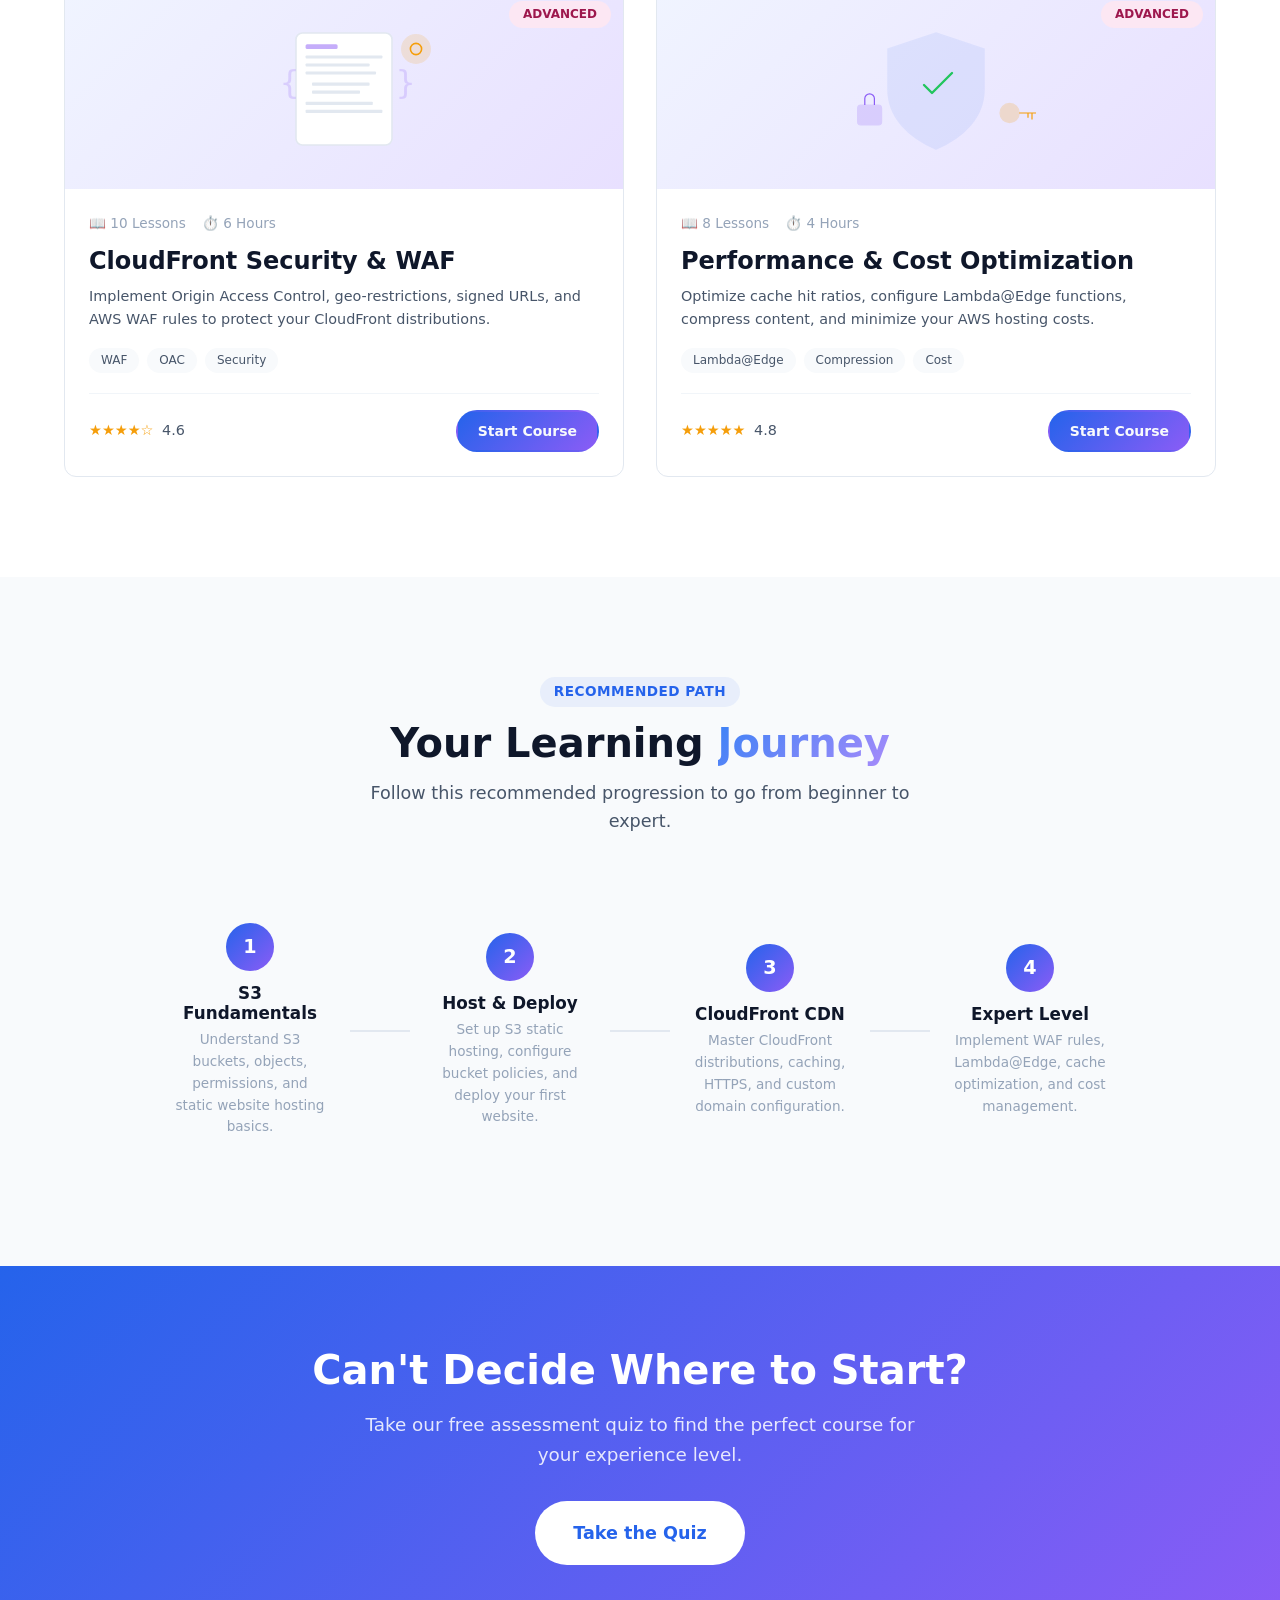
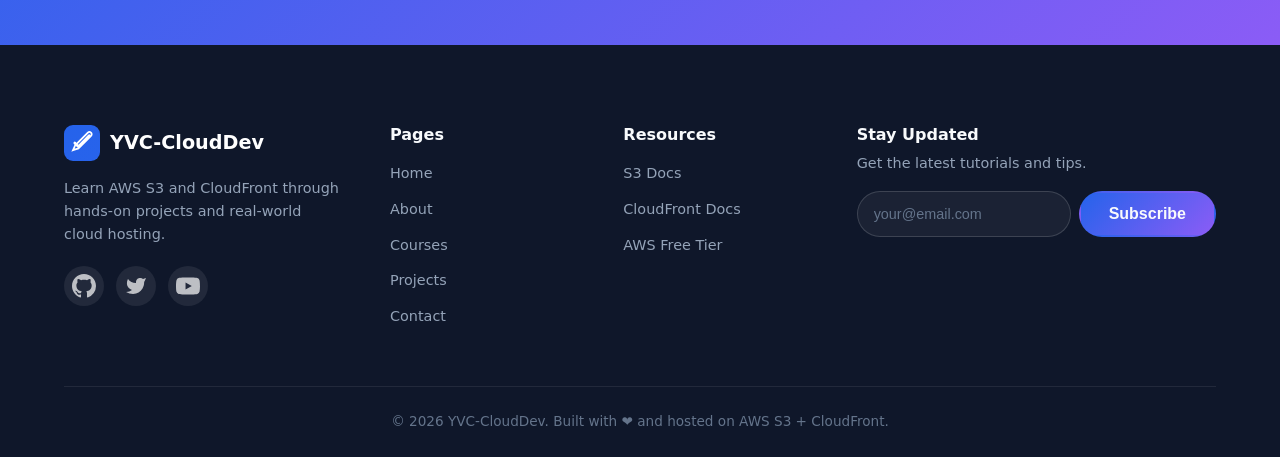
<file: courses.html>
<!DOCTYPE html>
<html lang="en">
<head>
    <meta charset="UTF-8">
    <meta name="viewport" content="width=device-width, initial-scale=1.0">
    <title>Courses - YVC-CloudDev | AWS S3 & CloudFront</title>
    <link rel="stylesheet" href="css/style.css">
    <link rel="icon" href="images/favicon.svg" type="image/svg+xml">
</head>
<body>
    <!-- Navigation -->
    <nav class="navbar" id="navbar">
        <div class="container nav-container">
            <a href="index.html" class="logo">
                <img src="images/logo.svg" alt="YVC-CloudDev Logo" width="40" height="40">
                <span>YVC-CloudDev</span>
            </a>
            <button class="nav-toggle" id="navToggle" aria-label="Toggle navigation">
                <span></span>
                <span></span>
                <span></span>
            </button>
            <ul class="nav-links" id="navLinks">
                <li><a href="index.html">Home</a></li>
                <li><a href="about.html">About</a></li>
                <li><a href="courses.html" class="active">Courses</a></li>
                <li><a href="projects.html">Projects</a></li>
                <li><a href="contact.html">Contact</a></li>
            </ul>
        </div>
    </nav>

    <!-- Page Header -->
    <header class="page-header">
        <div class="container">
            <span class="badge">📚 Learn Step by Step</span>
            <h1>Our <span class="gradient-text">Courses</span></h1>
            <p>From S3 basics to advanced CloudFront configurations — pick your path to cloud hosting mastery.</p>
        </div>
    </header>

    <!-- Course Filter -->
    <section class="courses-section">
        <div class="container">
            <div class="course-filters">
                <button class="filter-btn active" data-filter="all">All Courses</button>
                <button class="filter-btn" data-filter="beginner">Beginner</button>
                <button class="filter-btn" data-filter="intermediate">Intermediate</button>
                <button class="filter-btn" data-filter="advanced">Advanced</button>
            </div>

            <div class="courses-grid" id="coursesGrid">
                <!-- Course 1 -->
                <div class="course-card" data-level="beginner">
                    <div class="course-image">
                        <img src="images/course-1.svg" alt="AWS S3 Fundamentals">
                        <span class="course-level beginner">Beginner</span>
                    </div>
                    <div class="course-body">
                        <div class="course-meta">
                            <span>📖 8 Lessons</span>
                            <span>⏱️ 3 Hours</span>
                        </div>
                        <h3>AWS S3 Fundamentals</h3>
                        <p>Start from scratch. Learn what S3 buckets are, how to upload files, configure permissions, and enable static website hosting.</p>
                        <div class="course-tags">
                            <span class="tag">S3</span>
                            <span class="tag">Buckets</span>
                            <span class="tag">Basics</span>
                        </div>
                        <div class="course-footer">
                            <div class="course-rating">★★★★★ <span>4.9</span></div>
                            <a href="#" class="btn btn-sm btn-primary">Start Course</a>
                        </div>
                    </div>
                </div>

                <!-- Course 2 -->
                <div class="course-card" data-level="beginner">
                    <div class="course-image">
                        <img src="images/course-2.svg" alt="S3 Static Website Hosting">
                        <span class="course-level beginner">Beginner</span>
                    </div>
                    <div class="course-body">
                        <div class="course-meta">
                            <span>📖 6 Lessons</span>
                            <span>⏱️ 2 Hours</span>
                        </div>
                        <h3>Host a Static Website on S3</h3>
                        <p>Build and deploy HTML/CSS/JS websites to an S3 bucket. Configure bucket policies, error pages, and custom domains.</p>
                        <div class="course-tags">
                            <span class="tag">S3 Hosting</span>
                            <span class="tag">Deploy</span>
                            <span class="tag">HTML</span>
                        </div>
                        <div class="course-footer">
                            <div class="course-rating">★★★★★ <span>4.8</span></div>
                            <a href="#" class="btn btn-sm btn-primary">Start Course</a>
                        </div>
                    </div>
                </div>

                <!-- Course 3 -->
                <div class="course-card" data-level="intermediate">
                    <div class="course-image">
                        <img src="images/course-3.svg" alt="CloudFront CDN">
                        <span class="course-level intermediate">Intermediate</span>
                    </div>
                    <div class="course-body">
                        <div class="course-meta">
                            <span>📖 12 Lessons</span>
                            <span>⏱️ 5 Hours</span>
                        </div>
                        <h3>CloudFront CDN Deep Dive</h3>
                        <p>Set up CloudFront distributions, configure caching behaviors, connect to S3 origins, and serve content globally with low latency.</p>
                        <div class="course-tags">
                            <span class="tag">CloudFront</span>
                            <span class="tag">CDN</span>
                            <span class="tag">Caching</span>
                        </div>
                        <div class="course-footer">
                            <div class="course-rating">★★★★☆ <span>4.7</span></div>
                            <a href="#" class="btn btn-sm btn-primary">Start Course</a>
                        </div>
                    </div>
                </div>

                <!-- Course 4 -->
                <div class="course-card" data-level="intermediate">
                    <div class="course-image">
                        <img src="images/course-4.svg" alt="HTTPS & Custom Domains">
                        <span class="course-level intermediate">Intermediate</span>
                    </div>
                    <div class="course-body">
                        <div class="course-meta">
                            <span>📖 10 Lessons</span>
                            <span>⏱️ 4 Hours</span>
                        </div>
                        <h3>HTTPS & Custom Domains</h3>
                        <p>Secure your site with free SSL/TLS via AWS Certificate Manager. Configure Route 53 for custom domains with CloudFront.</p>
                        <div class="course-tags">
                            <span class="tag">SSL/TLS</span>
                            <span class="tag">Route 53</span>
                            <span class="tag">ACM</span>
                        </div>
                        <div class="course-footer">
                            <div class="course-rating">★★★★★ <span>4.9</span></div>
                            <a href="#" class="btn btn-sm btn-primary">Start Course</a>
                        </div>
                    </div>
                </div>

                <!-- Course 5 -->
                <div class="course-card" data-level="advanced">
                    <div class="course-image">
                        <img src="images/course-5.svg" alt="CloudFront Security">
                        <span class="course-level advanced">Advanced</span>
                    </div>
                    <div class="course-body">
                        <div class="course-meta">
                            <span>📖 10 Lessons</span>
                            <span>⏱️ 6 Hours</span>
                        </div>
                        <h3>CloudFront Security & WAF</h3>
                        <p>Implement Origin Access Control, geo-restrictions, signed URLs, and AWS WAF rules to protect your CloudFront distributions.</p>
                        <div class="course-tags">
                            <span class="tag">WAF</span>
                            <span class="tag">OAC</span>
                            <span class="tag">Security</span>
                        </div>
                        <div class="course-footer">
                            <div class="course-rating">★★★★☆ <span>4.6</span></div>
                            <a href="#" class="btn btn-sm btn-primary">Start Course</a>
                        </div>
                    </div>
                </div>

                <!-- Course 6 -->
                <div class="course-card" data-level="advanced">
                    <div class="course-image">
                        <img src="images/course-6.svg" alt="Performance Optimization">
                        <span class="course-level advanced">Advanced</span>
                    </div>
                    <div class="course-body">
                        <div class="course-meta">
                            <span>📖 8 Lessons</span>
                            <span>⏱️ 4 Hours</span>
                        </div>
                        <h3>Performance & Cost Optimization</h3>
                        <p>Optimize cache hit ratios, configure Lambda@Edge functions, compress content, and minimize your AWS hosting costs.</p>
                        <div class="course-tags">
                            <span class="tag">Lambda@Edge</span>
                            <span class="tag">Compression</span>
                            <span class="tag">Cost</span>
                        </div>
                        <div class="course-footer">
                            <div class="course-rating">★★★★★ <span>4.8</span></div>
                            <a href="#" class="btn btn-sm btn-primary">Start Course</a>
                        </div>
                    </div>
                </div>
            </div>
        </div>
    </section>

    <!-- Learning Path -->
    <section class="learning-path">
        <div class="container">
            <div class="section-header">
                <span class="section-tag">Recommended Path</span>
                <h2>Your Learning <span class="gradient-text">Journey</span></h2>
                <p>Follow this recommended progression to go from beginner to expert.</p>
            </div>
            <div class="path-steps">
                <div class="path-step">
                    <div class="path-number">1</div>
                    <h3>S3 Fundamentals</h3>
                    <p>Understand S3 buckets, objects, permissions, and static website hosting basics.</p>
                </div>
                <div class="path-connector"></div>
                <div class="path-step">
                    <div class="path-number">2</div>
                    <h3>Host & Deploy</h3>
                    <p>Set up S3 static hosting, configure bucket policies, and deploy your first website.</p>
                </div>
                <div class="path-connector"></div>
                <div class="path-step">
                    <div class="path-number">3</div>
                    <h3>CloudFront CDN</h3>
                    <p>Master CloudFront distributions, caching, HTTPS, and custom domain configuration.</p>
                </div>
                <div class="path-connector"></div>
                <div class="path-step">
                    <div class="path-number">4</div>
                    <h3>Expert Level</h3>
                    <p>Implement WAF rules, Lambda@Edge, cache optimization, and cost management.</p>
                </div>
            </div>
        </div>
    </section>

    <!-- CTA -->
    <section class="cta">
        <div class="container">
            <div class="cta-content">
                <h2>Can't Decide Where to Start?</h2>
                <p>Take our free assessment quiz to find the perfect course for your experience level.</p>
                <div class="cta-buttons">
                    <a href="contact.html" class="btn btn-primary btn-lg">Take the Quiz</a>
                </div>
            </div>
        </div>
    </section>

    <!-- Footer -->
    <footer class="footer">
        <div class="container">
            <div class="footer-grid">
                <div class="footer-brand">
                    <a href="index.html" class="logo">
                        <img src="images/logo.svg" alt="YVC-CloudDev" width="36" height="36">
                        <span>YVC-CloudDev</span>
                    </a>
                    <p>Learn AWS S3 and CloudFront through hands-on projects and real-world cloud hosting.</p>
                    <div class="social-links">
                        <a href="#" aria-label="GitHub"><img src="images/icon-github.svg" alt="GitHub" width="24" height="24"></a>
                        <a href="#" aria-label="Twitter"><img src="images/icon-twitter.svg" alt="Twitter" width="24" height="24"></a>
                        <a href="#" aria-label="YouTube"><img src="images/icon-youtube.svg" alt="YouTube" width="24" height="24"></a>
                    </div>
                </div>
                <div class="footer-links">
                    <h4>Pages</h4>
                    <ul>
                        <li><a href="index.html">Home</a></li>
                        <li><a href="about.html">About</a></li>
                        <li><a href="courses.html">Courses</a></li>
                        <li><a href="projects.html">Projects</a></li>
                        <li><a href="contact.html">Contact</a></li>
                    </ul>
                </div>
                <div class="footer-links">
                    <h4>Resources</h4>
                    <ul>
                        <li><a href="https://docs.aws.amazon.com/s3/" target="_blank" rel="noopener noreferrer">S3 Docs</a></li>
                        <li><a href="https://docs.aws.amazon.com/cloudfront/" target="_blank" rel="noopener noreferrer">CloudFront Docs</a></li>
                        <li><a href="https://aws.amazon.com/free/" target="_blank" rel="noopener noreferrer">AWS Free Tier</a></li>
                    </ul>
                </div>
                <div class="footer-newsletter">
                    <h4>Stay Updated</h4>
                    <p>Get the latest tutorials and tips.</p>
                    <form class="newsletter-form" id="newsletterForm">
                        <input type="email" placeholder="your@email.com" required aria-label="Email address">
                        <button type="submit" class="btn btn-primary">Subscribe</button>
                    </form>
                </div>
            </div>
            <div class="footer-bottom">
                <p>&copy; 2026 YVC-CloudDev. Built with ❤️ and hosted on AWS S3 + CloudFront.</p>
            </div>
        </div>
    </footer>

    <button class="back-to-top" id="backToTop" aria-label="Back to top">↑</button>
    <script src="js/main.js"></script>
</body>
</html>
</file>
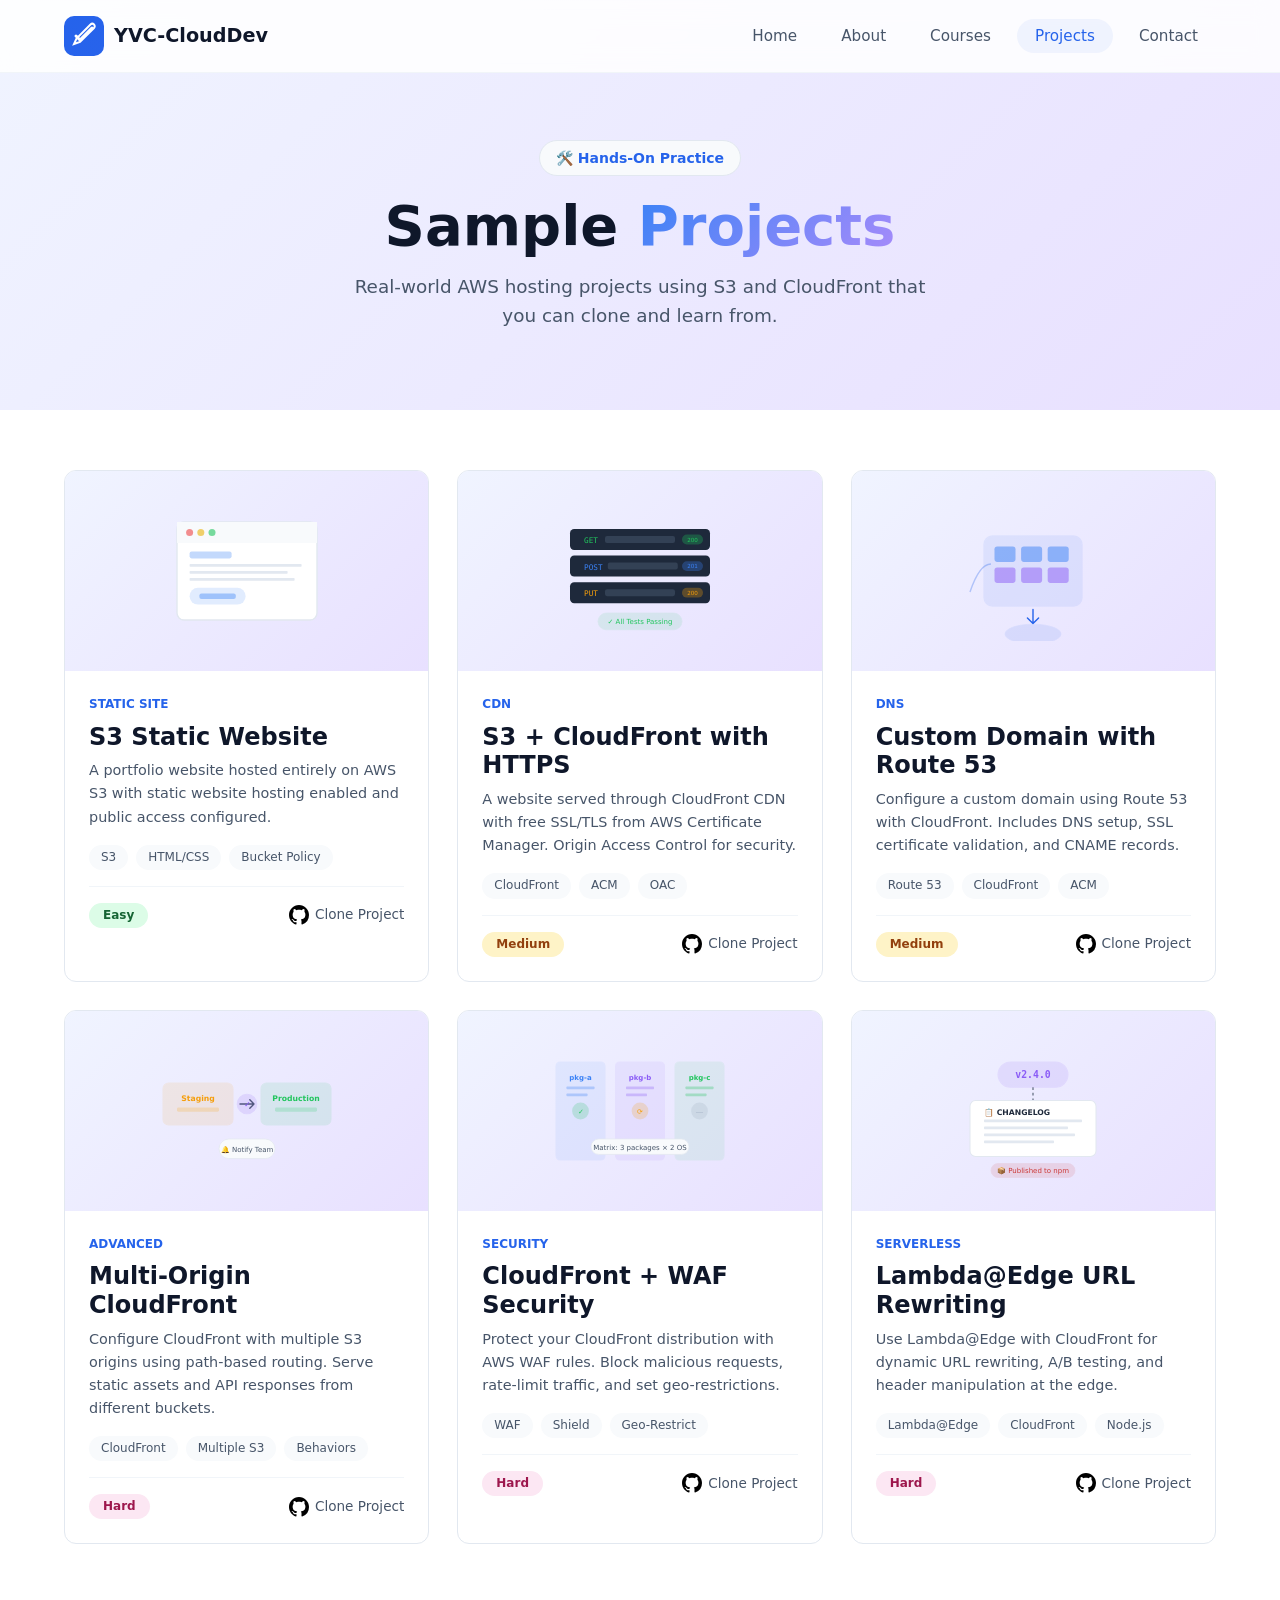
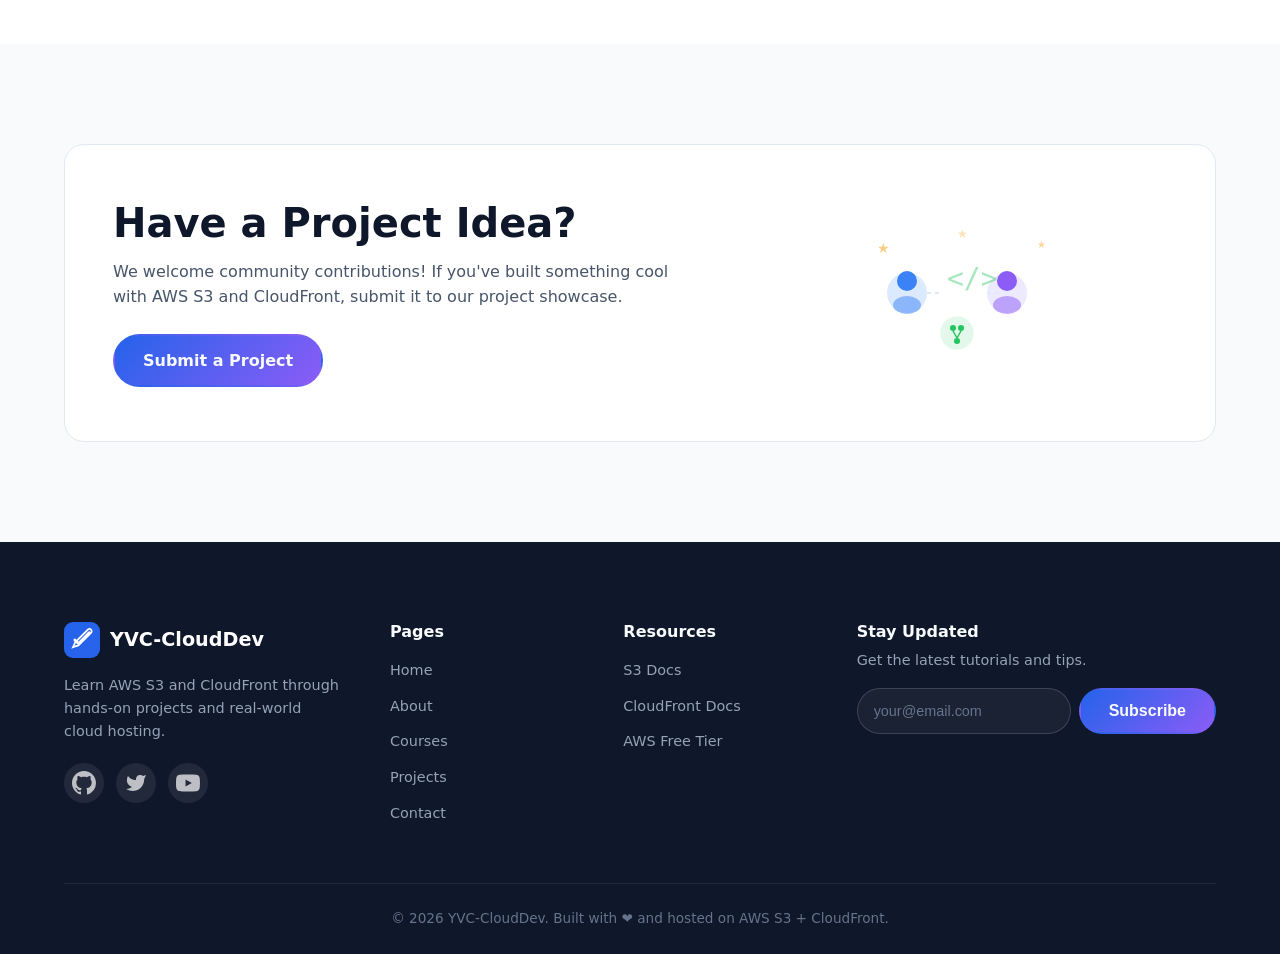
<file: projects.html>
<!DOCTYPE html>
<html lang="en">
<head>
    <meta charset="UTF-8">
    <meta name="viewport" content="width=device-width, initial-scale=1.0">
    <title>Projects - YVC-CloudDev | AWS S3 & CloudFront</title>
    <link rel="stylesheet" href="css/style.css">
    <link rel="icon" href="images/favicon.svg" type="image/svg+xml">
</head>
<body>
    <!-- Navigation -->
    <nav class="navbar" id="navbar">
        <div class="container nav-container">
            <a href="index.html" class="logo">
                <img src="images/logo.svg" alt="YVC-CloudDev Logo" width="40" height="40">
                <span>YVC-CloudDev</span>
            </a>
            <button class="nav-toggle" id="navToggle" aria-label="Toggle navigation">
                <span></span>
                <span></span>
                <span></span>
            </button>
            <ul class="nav-links" id="navLinks">
                <li><a href="index.html">Home</a></li>
                <li><a href="about.html">About</a></li>
                <li><a href="courses.html">Courses</a></li>
                <li><a href="projects.html" class="active">Projects</a></li>
                <li><a href="contact.html">Contact</a></li>
            </ul>
        </div>
    </nav>

    <!-- Page Header -->
    <header class="page-header">
        <div class="container">
            <span class="badge">🛠️ Hands-On Practice</span>
            <h1>Sample <span class="gradient-text">Projects</span></h1>
            <p>Real-world AWS hosting projects using S3 and CloudFront that you can clone and learn from.</p>
        </div>
    </header>

    <!-- Projects Gallery -->
    <section class="projects-section">
        <div class="container">
            <div class="projects-grid">
                <!-- Project 1 -->
                <div class="project-card">
                    <div class="project-image">
                        <img src="images/project-1.svg" alt="S3 Static Website">
                        <div class="project-overlay">
                            <a href="#" class="btn btn-primary btn-sm">View Details</a>
                        </div>
                    </div>
                    <div class="project-body">
                        <div class="project-category">Static Site</div>
                        <h3>S3 Static Website</h3>
                        <p>A portfolio website hosted entirely on AWS S3 with static website hosting enabled and public access configured.</p>
                        <div class="project-tech">
                            <span>S3</span>
                            <span>HTML/CSS</span>
                            <span>Bucket Policy</span>
                        </div>
                        <div class="project-actions">
                            <span class="difficulty easy">Easy</span>
                            <a href="#" class="project-link">
                                <img src="images/icon-github.svg" alt="GitHub" width="20" height="20">
                                Clone Project
                            </a>
                        </div>
                    </div>
                </div>

                <!-- Project 2 -->
                <div class="project-card">
                    <div class="project-image">
                        <img src="images/project-2.svg" alt="CloudFront + S3 Website">
                        <div class="project-overlay">
                            <a href="#" class="btn btn-primary btn-sm">View Details</a>
                        </div>
                    </div>
                    <div class="project-body">
                        <div class="project-category">CDN</div>
                        <h3>S3 + CloudFront with HTTPS</h3>
                        <p>A website served through CloudFront CDN with free SSL/TLS from AWS Certificate Manager. Origin Access Control for security.</p>
                        <div class="project-tech">
                            <span>CloudFront</span>
                            <span>ACM</span>
                            <span>OAC</span>
                        </div>
                        <div class="project-actions">
                            <span class="difficulty medium">Medium</span>
                            <a href="#" class="project-link">
                                <img src="images/icon-github.svg" alt="GitHub" width="20" height="20">
                                Clone Project
                            </a>
                        </div>
                    </div>
                </div>

                <!-- Project 3 -->
                <div class="project-card">
                    <div class="project-image">
                        <img src="images/project-3.svg" alt="Custom Domain Project">
                        <div class="project-overlay">
                            <a href="#" class="btn btn-primary btn-sm">View Details</a>
                        </div>
                    </div>
                    <div class="project-body">
                        <div class="project-category">DNS</div>
                        <h3>Custom Domain with Route 53</h3>
                        <p>Configure a custom domain using Route 53 with CloudFront. Includes DNS setup, SSL certificate validation, and CNAME records.</p>
                        <div class="project-tech">
                            <span>Route 53</span>
                            <span>CloudFront</span>
                            <span>ACM</span>
                        </div>
                        <div class="project-actions">
                            <span class="difficulty medium">Medium</span>
                            <a href="#" class="project-link">
                                <img src="images/icon-github.svg" alt="GitHub" width="20" height="20">
                                Clone Project
                            </a>
                        </div>
                    </div>
                </div>

                <!-- Project 4 -->
                <div class="project-card">
                    <div class="project-image">
                        <img src="images/project-4.svg" alt="Multi-Origin CloudFront">
                        <div class="project-overlay">
                            <a href="#" class="btn btn-primary btn-sm">View Details</a>
                        </div>
                    </div>
                    <div class="project-body">
                        <div class="project-category">Advanced</div>
                        <h3>Multi-Origin CloudFront</h3>
                        <p>Configure CloudFront with multiple S3 origins using path-based routing. Serve static assets and API responses from different buckets.</p>
                        <div class="project-tech">
                            <span>CloudFront</span>
                            <span>Multiple S3</span>
                            <span>Behaviors</span>
                        </div>
                        <div class="project-actions">
                            <span class="difficulty hard">Hard</span>
                            <a href="#" class="project-link">
                                <img src="images/icon-github.svg" alt="GitHub" width="20" height="20">
                                Clone Project
                            </a>
                        </div>
                    </div>
                </div>

                <!-- Project 5 -->
                <div class="project-card">
                    <div class="project-image">
                        <img src="images/project-5.svg" alt="CloudFront WAF Project">
                        <div class="project-overlay">
                            <a href="#" class="btn btn-primary btn-sm">View Details</a>
                        </div>
                    </div>
                    <div class="project-body">
                        <div class="project-category">Security</div>
                        <h3>CloudFront + WAF Security</h3>
                        <p>Protect your CloudFront distribution with AWS WAF rules. Block malicious requests, rate-limit traffic, and set geo-restrictions.</p>
                        <div class="project-tech">
                            <span>WAF</span>
                            <span>Shield</span>
                            <span>Geo-Restrict</span>
                        </div>
                        <div class="project-actions">
                            <span class="difficulty hard">Hard</span>
                            <a href="#" class="project-link">
                                <img src="images/icon-github.svg" alt="GitHub" width="20" height="20">
                                Clone Project
                            </a>
                        </div>
                    </div>
                </div>

                <!-- Project 6 -->
                <div class="project-card">
                    <div class="project-image">
                        <img src="images/project-6.svg" alt="Lambda@Edge Project">
                        <div class="project-overlay">
                            <a href="#" class="btn btn-primary btn-sm">View Details</a>
                        </div>
                    </div>
                    <div class="project-body">
                        <div class="project-category">Serverless</div>
                        <h3>Lambda@Edge URL Rewriting</h3>
                        <p>Use Lambda@Edge with CloudFront for dynamic URL rewriting, A/B testing, and header manipulation at the edge.</p>
                        <div class="project-tech">
                            <span>Lambda@Edge</span>
                            <span>CloudFront</span>
                            <span>Node.js</span>
                        </div>
                        <div class="project-actions">
                            <span class="difficulty hard">Hard</span>
                            <a href="#" class="project-link">
                                <img src="images/icon-github.svg" alt="GitHub" width="20" height="20">
                                Clone Project
                            </a>
                        </div>
                    </div>
                </div>
            </div>
        </div>
    </section>

    <!-- Contribute Section -->
    <section class="contribute-section">
        <div class="container">
            <div class="contribute-card">
                <div class="contribute-text">
                    <h2>Have a Project Idea?</h2>
                    <p>We welcome community contributions! If you've built something cool with AWS S3 and CloudFront, submit it to our project showcase.</p>
                    <a href="contact.html" class="btn btn-primary">Submit a Project</a>
                </div>
                <div class="contribute-image">
                    <img src="images/contribute.svg" alt="Contribute to projects">
                </div>
            </div>
        </div>
    </section>

    <!-- Footer -->
    <footer class="footer">
        <div class="container">
            <div class="footer-grid">
                <div class="footer-brand">
                    <a href="index.html" class="logo">
                        <img src="images/logo.svg" alt="YVC-CloudDev" width="36" height="36">
                        <span>YVC-CloudDev</span>
                    </a>
                    <p>Learn AWS S3 and CloudFront through hands-on projects and real-world cloud hosting.</p>
                    <div class="social-links">
                        <a href="#" aria-label="GitHub"><img src="images/icon-github.svg" alt="GitHub" width="24" height="24"></a>
                        <a href="#" aria-label="Twitter"><img src="images/icon-twitter.svg" alt="Twitter" width="24" height="24"></a>
                        <a href="#" aria-label="YouTube"><img src="images/icon-youtube.svg" alt="YouTube" width="24" height="24"></a>
                    </div>
                </div>
                <div class="footer-links">
                    <h4>Pages</h4>
                    <ul>
                        <li><a href="index.html">Home</a></li>
                        <li><a href="about.html">About</a></li>
                        <li><a href="courses.html">Courses</a></li>
                        <li><a href="projects.html">Projects</a></li>
                        <li><a href="contact.html">Contact</a></li>
                    </ul>
                </div>
                <div class="footer-links">
                    <h4>Resources</h4>
                    <ul>
                        <li><a href="https://docs.aws.amazon.com/s3/" target="_blank" rel="noopener noreferrer">S3 Docs</a></li>
                        <li><a href="https://docs.aws.amazon.com/cloudfront/" target="_blank" rel="noopener noreferrer">CloudFront Docs</a></li>
                        <li><a href="https://aws.amazon.com/free/" target="_blank" rel="noopener noreferrer">AWS Free Tier</a></li>
                    </ul>
                </div>
                <div class="footer-newsletter">
                    <h4>Stay Updated</h4>
                    <p>Get the latest tutorials and tips.</p>
                    <form class="newsletter-form" id="newsletterForm">
                        <input type="email" placeholder="your@email.com" required aria-label="Email address">
                        <button type="submit" class="btn btn-primary">Subscribe</button>
                    </form>
                </div>
            </div>
            <div class="footer-bottom">
                <p>&copy; 2026 YVC-CloudDev. Built with ❤️ and hosted on AWS S3 + CloudFront.</p>
            </div>
        </div>
    </footer>

    <button class="back-to-top" id="backToTop" aria-label="Back to top">↑</button>
    <script src="js/main.js"></script>
</body>
</html>
</file>
<file: css/style.css>
/* ===================================
   YVC-CloudDev - Main Stylesheet
   Modern, responsive, GitHub-themed
   =================================== */

/* ---------- CSS Variables ---------- */
:root {
    --primary: #2563eb;
    --primary-dark: #1d4ed8;
    --primary-light: #3b82f6;
    --accent: #8b5cf6;
    --accent-dark: #7c3aed;
    --gradient: linear-gradient(135deg, #2563eb, #8b5cf6);
    --gradient-text: linear-gradient(135deg, #3b82f6, #a78bfa);

    --bg-primary: #ffffff;
    --bg-secondary: #f8fafc;
    --bg-dark: #0f172a;
    --bg-card: #ffffff;

    --text-primary: #0f172a;
    --text-secondary: #475569;
    --text-muted: #94a3b8;
    --text-inverse: #f8fafc;

    --border: #e2e8f0;
    --border-light: #f1f5f9;

    --shadow-sm: 0 1px 2px rgba(0,0,0,0.05);
    --shadow-md: 0 4px 6px -1px rgba(0,0,0,0.07), 0 2px 4px -1px rgba(0,0,0,0.04);
    --shadow-lg: 0 10px 25px -3px rgba(0,0,0,0.08), 0 4px 6px -2px rgba(0,0,0,0.04);
    --shadow-xl: 0 20px 50px -12px rgba(0,0,0,0.15);

    --radius-sm: 6px;
    --radius-md: 12px;
    --radius-lg: 20px;
    --radius-full: 50px;

    --font-sans: 'Segoe UI', system-ui, -apple-system, sans-serif;
    --font-mono: 'Cascadia Code', 'Fira Code', 'Consolas', monospace;

    --transition: 0.3s cubic-bezier(0.4, 0, 0.2, 1);
    --max-width: 1200px;
}

/* ---------- Reset & Base ---------- */
*,
*::before,
*::after {
    margin: 0;
    padding: 0;
    box-sizing: border-box;
}

html {
    scroll-behavior: smooth;
    scroll-padding-top: 80px;
}

body {
    font-family: var(--font-sans);
    font-size: 16px;
    line-height: 1.6;
    color: var(--text-primary);
    background: var(--bg-primary);
    overflow-x: hidden;
}

img {
    max-width: 100%;
    height: auto;
    display: block;
}

a {
    color: var(--primary);
    text-decoration: none;
    transition: color var(--transition);
}

a:hover {
    color: var(--primary-dark);
}

ul {
    list-style: none;
}

.container {
    max-width: var(--max-width);
    margin: 0 auto;
    padding: 0 24px;
}

/* ---------- Typography ---------- */
h1, h2, h3, h4 {
    line-height: 1.2;
    font-weight: 700;
}

h1 { font-size: clamp(2.2rem, 5vw, 3.5rem); }
h2 { font-size: clamp(1.8rem, 4vw, 2.5rem); }
h3 { font-size: clamp(1.2rem, 2.5vw, 1.5rem); }

.gradient-text {
    background: var(--gradient-text);
    -webkit-background-clip: text;
    -webkit-text-fill-color: transparent;
    background-clip: text;
}

/* ---------- Buttons ---------- */
.btn {
    display: inline-flex;
    align-items: center;
    justify-content: center;
    gap: 8px;
    padding: 12px 28px;
    border: 2px solid transparent;
    border-radius: var(--radius-full);
    font-size: 1rem;
    font-weight: 600;
    cursor: pointer;
    transition: all var(--transition);
    text-decoration: none;
    white-space: nowrap;
}

.btn-primary {
    background: var(--gradient);
    color: var(--text-inverse);
    border-color: transparent;
}
.btn-primary:hover {
    transform: translateY(-2px);
    box-shadow: 0 8px 25px rgba(37, 99, 235, 0.35);
    color: var(--text-inverse);
}

.btn-outline {
    background: transparent;
    color: var(--text-primary);
    border-color: var(--border);
}
.btn-outline:hover {
    border-color: var(--primary);
    color: var(--primary);
    transform: translateY(-2px);
}

.btn-sm { padding: 8px 20px; font-size: 0.875rem; }
.btn-lg { padding: 16px 36px; font-size: 1.1rem; }
.btn-full { width: 100%; }

.badge {
    display: inline-block;
    padding: 6px 16px;
    background: var(--bg-secondary);
    border: 1px solid var(--border);
    border-radius: var(--radius-full);
    font-size: 0.875rem;
    font-weight: 600;
    color: var(--primary);
    margin-bottom: 16px;
}

/* ---------- Navigation ---------- */
.navbar {
    position: fixed;
    top: 0;
    left: 0;
    right: 0;
    z-index: 1000;
    background: rgba(255, 255, 255, 0.85);
    backdrop-filter: blur(12px);
    -webkit-backdrop-filter: blur(12px);
    border-bottom: 1px solid var(--border-light);
    transition: all var(--transition);
}

.navbar.scrolled {
    box-shadow: var(--shadow-md);
}

.nav-container {
    display: flex;
    align-items: center;
    justify-content: space-between;
    height: 72px;
}

.logo {
    display: flex;
    align-items: center;
    gap: 10px;
    font-weight: 700;
    font-size: 1.2rem;
    color: var(--text-primary);
}
.logo:hover { color: var(--text-primary); }
.logo img { flex-shrink: 0; }

.nav-links {
    display: flex;
    align-items: center;
    gap: 8px;
}

.nav-links a {
    padding: 8px 18px;
    border-radius: var(--radius-full);
    font-weight: 500;
    color: var(--text-secondary);
    transition: all var(--transition);
    font-size: 0.95rem;
}

.nav-links a:hover,
.nav-links a.active {
    color: var(--primary);
    background: rgba(37, 99, 235, 0.06);
}

.nav-toggle {
    display: none;
    flex-direction: column;
    gap: 5px;
    background: none;
    border: none;
    cursor: pointer;
    padding: 8px;
}

.nav-toggle span {
    display: block;
    width: 24px;
    height: 2px;
    background: var(--text-primary);
    border-radius: 2px;
    transition: all var(--transition);
}

/* ---------- Hero Section ---------- */
.hero {
    position: relative;
    padding: 160px 0 120px;
    background: linear-gradient(135deg, #f0f4ff 0%, #e8e0ff 50%, #f0f4ff 100%);
    overflow: hidden;
}

.hero-particles {
    position: absolute;
    top: 0;
    left: 0;
    width: 100%;
    height: 100%;
    pointer-events: none;
}

.hero-content {
    display: grid;
    grid-template-columns: 1fr 1fr;
    gap: 60px;
    align-items: center;
    position: relative;
    z-index: 1;
}

.hero-text h1 {
    margin-bottom: 20px;
}

.hero-text p {
    font-size: 1.15rem;
    color: var(--text-secondary);
    margin-bottom: 32px;
    max-width: 520px;
}

.hero-buttons {
    display: flex;
    gap: 16px;
    margin-bottom: 48px;
    flex-wrap: wrap;
}

.hero-stats {
    display: flex;
    gap: 40px;
}

.stat {
    text-align: center;
}

.stat strong {
    display: block;
    font-size: 2rem;
    background: var(--gradient);
    -webkit-background-clip: text;
    -webkit-text-fill-color: transparent;
    background-clip: text;
}

.stat span {
    font-size: 0.875rem;
    color: var(--text-muted);
    font-weight: 500;
}

.hero-image {
    display: flex;
    justify-content: center;
}

.hero-image img {
    max-width: 480px;
    width: 100%;
    animation: float 6s ease-in-out infinite;
}

@keyframes float {
    0%, 100% { transform: translateY(0); }
    50% { transform: translateY(-20px); }
}

.hero-wave {
    position: absolute;
    bottom: -1px;
    left: 0;
    right: 0;
    line-height: 0;
}

.hero-wave svg {
    width: 100%;
    height: 80px;
}

/* ---------- Sections ---------- */
section {
    padding: 100px 0;
}

.section-header {
    text-align: center;
    margin-bottom: 60px;
}

.section-header p {
    color: var(--text-secondary);
    max-width: 600px;
    margin: 12px auto 0;
    font-size: 1.1rem;
}

.section-tag {
    display: inline-block;
    padding: 4px 14px;
    background: rgba(37, 99, 235, 0.08);
    color: var(--primary);
    border-radius: var(--radius-full);
    font-size: 0.85rem;
    font-weight: 600;
    text-transform: uppercase;
    letter-spacing: 0.5px;
    margin-bottom: 12px;
}

/* ---------- Features Grid ---------- */
.features {
    background: var(--bg-secondary);
}

.features-grid {
    display: grid;
    grid-template-columns: repeat(3, 1fr);
    gap: 28px;
}

.feature-card {
    background: var(--bg-card);
    border: 1px solid var(--border);
    border-radius: var(--radius-md);
    padding: 36px 28px;
    transition: all var(--transition);
}

.feature-card:hover {
    transform: translateY(-6px);
    box-shadow: var(--shadow-lg);
    border-color: var(--primary-light);
}

.feature-icon {
    width: 56px;
    height: 56px;
    border-radius: var(--radius-sm);
    background: rgba(37, 99, 235, 0.08);
    display: flex;
    align-items: center;
    justify-content: center;
    margin-bottom: 20px;
}

.feature-icon img {
    width: 32px;
    height: 32px;
}

.feature-card h3 {
    margin-bottom: 10px;
}

.feature-card p {
    color: var(--text-secondary);
    font-size: 0.95rem;
}

/* ---------- Workflow Section ---------- */
.workflow-section {
    background: var(--bg-primary);
}

.workflow-demo {
    display: grid;
    grid-template-columns: 1.3fr 1fr;
    gap: 48px;
    align-items: start;
}

/* Code Window */
.code-window {
    border-radius: var(--radius-md);
    overflow: hidden;
    box-shadow: var(--shadow-xl);
    border: 1px solid var(--border);
}

.code-header {
    display: flex;
    align-items: center;
    gap: 12px;
    padding: 14px 20px;
    background: #1e293b;
}

.code-dots {
    display: flex;
    gap: 8px;
}

.dot {
    width: 12px;
    height: 12px;
    border-radius: 50%;
}
.dot.red { background: #ef4444; }
.dot.yellow { background: #eab308; }
.dot.green { background: #22c55e; }

.code-title {
    color: #94a3b8;
    font-size: 0.85rem;
    font-family: var(--font-mono);
}

.code-body {
    background: #0f172a;
    padding: 24px;
    overflow-x: auto;
    margin: 0;
}

.code-body code {
    font-family: var(--font-mono);
    font-size: 0.9rem;
    line-height: 1.8;
    color: #e2e8f0;
}

.yaml-key {
    color: #7dd3fc;
}

/* Workflow Steps */
.workflow-steps {
    display: flex;
    flex-direction: column;
    gap: 4px;
}

.workflow-step {
    display: flex;
    align-items: center;
    gap: 16px;
    padding: 20px;
    border-radius: var(--radius-md);
    border: 1px solid var(--border);
    background: var(--bg-card);
    transition: all var(--transition);
}

.workflow-step:hover,
.workflow-step.active {
    border-color: var(--primary-light);
    box-shadow: var(--shadow-md);
}

.step-icon {
    font-size: 1.5rem;
    flex-shrink: 0;
}

.step-info h4 {
    font-size: 1rem;
    margin-bottom: 2px;
}

.step-info p {
    color: var(--text-muted);
    font-size: 0.875rem;
}

.workflow-connector {
    width: 2px;
    height: 16px;
    background: var(--border);
    margin-left: 36px;
}

/* ---------- Testimonials ---------- */
.testimonials {
    background: var(--bg-secondary);
}

.testimonial-slider {
    max-width: 600px;
    margin: 0 auto;
    position: relative;
    min-height: 280px;
}

.testimonial-card {
    background: var(--bg-card);
    border: 1px solid var(--border);
    border-radius: var(--radius-md);
    padding: 36px;
    text-align: center;
    display: none;
    animation: fadeIn 0.5s ease;
}

.testimonial-card.active {
    display: block;
}

@keyframes fadeIn {
    from { opacity: 0; transform: translateY(10px); }
    to { opacity: 1; transform: translateY(0); }
}

.testimonial-stars {
    color: #f59e0b;
    font-size: 1.3rem;
    margin-bottom: 16px;
}

.testimonial-card > p {
    font-size: 1.1rem;
    color: var(--text-secondary);
    font-style: italic;
    margin-bottom: 24px;
    line-height: 1.7;
}

.testimonial-author {
    display: flex;
    align-items: center;
    justify-content: center;
    gap: 12px;
}

.testimonial-author img {
    border-radius: 50%;
    border: 2px solid var(--border);
}

.testimonial-author div {
    text-align: left;
}

.testimonial-author strong {
    display: block;
    font-size: 0.95rem;
}

.testimonial-author span {
    font-size: 0.825rem;
    color: var(--text-muted);
}

.testimonial-dots {
    display: flex;
    justify-content: center;
    gap: 10px;
    margin-top: 24px;
}

.testimonial-dots .dot-btn {
    width: 10px;
    height: 10px;
    border-radius: 50%;
    background: var(--border);
    border: none;
    cursor: pointer;
    transition: all var(--transition);
}

.testimonial-dots .dot-btn.active {
    background: var(--primary);
    transform: scale(1.3);
}

/* ---------- CTA Section ---------- */
.cta {
    background: var(--gradient);
    padding: 80px 0;
}

.cta-content {
    text-align: center;
    color: white;
}

.cta-content h2 {
    color: white;
    margin-bottom: 16px;
}

.cta-content p {
    color: rgba(255, 255, 255, 0.85);
    font-size: 1.15rem;
    margin-bottom: 32px;
    max-width: 560px;
    margin-left: auto;
    margin-right: auto;
}

.cta-buttons {
    display: flex;
    gap: 16px;
    justify-content: center;
    flex-wrap: wrap;
}

.cta .btn-primary {
    background: white;
    color: var(--primary);
}
.cta .btn-primary:hover {
    box-shadow: 0 8px 25px rgba(0,0,0,0.2);
}

.cta .btn-outline {
    border-color: rgba(255,255,255,0.4);
    color: white;
}
.cta .btn-outline:hover {
    border-color: white;
    color: white;
    background: rgba(255,255,255,0.1);
}

/* ---------- Page Header ---------- */
.page-header {
    padding: 140px 0 80px;
    background: linear-gradient(135deg, #f0f4ff, #e8e0ff);
    text-align: center;
}

.page-header h1 {
    margin-bottom: 12px;
}

.page-header p {
    color: var(--text-secondary);
    font-size: 1.15rem;
    max-width: 600px;
    margin: 0 auto;
}

/* ---------- About Page ---------- */
.about-grid {
    display: grid;
    grid-template-columns: 1fr 1fr;
    gap: 60px;
    align-items: center;
}

.about-image img {
    border-radius: var(--radius-lg);
    box-shadow: var(--shadow-lg);
}

.about-text h2 {
    margin-bottom: 16px;
}

.about-text p {
    color: var(--text-secondary);
    margin-bottom: 16px;
}

.about-highlights {
    display: grid;
    grid-template-columns: 1fr 1fr 1fr;
    gap: 16px;
    margin-top: 24px;
}

.highlight {
    padding: 16px;
    background: var(--bg-secondary);
    border-radius: var(--radius-sm);
    text-align: center;
}

.highlight strong {
    display: block;
    font-size: 0.95rem;
    margin-bottom: 4px;
}

.highlight p {
    font-size: 0.8rem;
    color: var(--text-muted);
    margin: 0;
}

/* ---------- Timeline ---------- */
.timeline-section {
    background: var(--bg-secondary);
}

.timeline {
    position: relative;
    max-width: 700px;
    margin: 0 auto;
    padding-left: 40px;
}

.timeline::before {
    content: '';
    position: absolute;
    left: 15px;
    top: 0;
    bottom: 0;
    width: 2px;
    background: var(--border);
}

.timeline-item {
    position: relative;
    margin-bottom: 40px;
}

.timeline-marker {
    position: absolute;
    left: -33px;
    top: 4px;
    width: 16px;
    height: 16px;
    border-radius: 50%;
    background: var(--gradient);
    border: 3px solid var(--bg-secondary);
}

.timeline-content {
    background: var(--bg-card);
    border: 1px solid var(--border);
    border-radius: var(--radius-md);
    padding: 24px;
}

.timeline-date {
    display: inline-block;
    padding: 2px 12px;
    background: rgba(37, 99, 235, 0.08);
    color: var(--primary);
    border-radius: var(--radius-full);
    font-size: 0.85rem;
    font-weight: 600;
    margin-bottom: 8px;
}

.timeline-content h3 {
    margin-bottom: 6px;
}

.timeline-content p {
    color: var(--text-secondary);
    font-size: 0.95rem;
}

/* ---------- Team ---------- */
.team-grid {
    display: grid;
    grid-template-columns: repeat(3, 1fr);
    gap: 32px;
}

.team-card {
    text-align: center;
    background: var(--bg-card);
    border: 1px solid var(--border);
    border-radius: var(--radius-md);
    padding: 40px 28px;
    transition: all var(--transition);
}

.team-card:hover {
    transform: translateY(-6px);
    box-shadow: var(--shadow-lg);
}

.team-avatar {
    width: 100px;
    height: 100px;
    border-radius: 50%;
    overflow: hidden;
    margin: 0 auto 20px;
    border: 3px solid var(--border);
}

.team-avatar img {
    width: 100%;
    height: 100%;
    object-fit: cover;
}

.team-role {
    display: inline-block;
    padding: 2px 12px;
    background: rgba(139, 92, 246, 0.08);
    color: var(--accent);
    border-radius: var(--radius-full);
    font-size: 0.8rem;
    font-weight: 600;
    margin-bottom: 12px;
}

.team-card p {
    color: var(--text-secondary);
    font-size: 0.9rem;
}

/* ---------- Values ---------- */
.values-section {
    background: var(--bg-secondary);
}

.values-grid {
    display: grid;
    grid-template-columns: repeat(2, 1fr);
    gap: 28px;
}

.value-card {
    background: var(--bg-card);
    border: 1px solid var(--border);
    border-radius: var(--radius-md);
    padding: 36px;
    transition: all var(--transition);
}

.value-card:hover {
    border-color: var(--primary-light);
    box-shadow: var(--shadow-md);
}

.value-number {
    font-size: 2.5rem;
    font-weight: 800;
    background: var(--gradient-text);
    -webkit-background-clip: text;
    -webkit-text-fill-color: transparent;
    background-clip: text;
    margin-bottom: 12px;
}

.value-card h3 {
    margin-bottom: 8px;
}

.value-card p {
    color: var(--text-secondary);
    font-size: 0.95rem;
}

/* ---------- Courses Page ---------- */
.courses-section {
    padding-top: 60px;
}

.course-filters {
    display: flex;
    gap: 12px;
    justify-content: center;
    margin-bottom: 40px;
    flex-wrap: wrap;
}

.filter-btn {
    padding: 8px 24px;
    border: 1px solid var(--border);
    border-radius: var(--radius-full);
    background: var(--bg-card);
    font-weight: 500;
    cursor: pointer;
    transition: all var(--transition);
    font-size: 0.95rem;
    color: var(--text-secondary);
}

.filter-btn:hover,
.filter-btn.active {
    background: var(--primary);
    color: white;
    border-color: var(--primary);
}

.courses-grid {
    display: grid;
    grid-template-columns: repeat(2, 1fr);
    gap: 32px;
}

.course-card {
    background: var(--bg-card);
    border: 1px solid var(--border);
    border-radius: var(--radius-md);
    overflow: hidden;
    transition: all var(--transition);
}

.course-card:hover {
    transform: translateY(-4px);
    box-shadow: var(--shadow-lg);
}

.course-card.hidden {
    display: none;
}

.course-image {
    position: relative;
    height: 200px;
    background: linear-gradient(135deg, #f0f4ff, #e8e0ff);
    display: flex;
    align-items: center;
    justify-content: center;
    overflow: hidden;
}

.course-image img {
    max-height: 160px;
    object-fit: contain;
}

.course-level {
    position: absolute;
    top: 12px;
    right: 12px;
    padding: 4px 14px;
    border-radius: var(--radius-full);
    font-size: 0.75rem;
    font-weight: 600;
    text-transform: uppercase;
}

.course-level.beginner { background: #dcfce7; color: #166534; }
.course-level.intermediate { background: #fef3c7; color: #92400e; }
.course-level.advanced { background: #fce7f3; color: #9d174d; }

.course-body {
    padding: 24px;
}

.course-meta {
    display: flex;
    gap: 16px;
    margin-bottom: 12px;
    font-size: 0.85rem;
    color: var(--text-muted);
}

.course-body h3 {
    margin-bottom: 10px;
}

.course-body p {
    color: var(--text-secondary);
    font-size: 0.9rem;
    margin-bottom: 16px;
}

.course-tags {
    display: flex;
    gap: 8px;
    flex-wrap: wrap;
    margin-bottom: 20px;
}

.tag {
    padding: 3px 12px;
    background: var(--bg-secondary);
    border-radius: var(--radius-full);
    font-size: 0.75rem;
    font-weight: 500;
    color: var(--text-secondary);
}

.course-footer {
    display: flex;
    align-items: center;
    justify-content: space-between;
    padding-top: 16px;
    border-top: 1px solid var(--border-light);
}

.course-rating {
    color: #f59e0b;
    font-size: 0.9rem;
}

.course-rating span {
    color: var(--text-secondary);
    margin-left: 4px;
}

/* ---------- Learning Path ---------- */
.learning-path {
    background: var(--bg-secondary);
}

.path-steps {
    display: flex;
    align-items: center;
    justify-content: center;
    gap: 0;
    flex-wrap: wrap;
}

.path-step {
    text-align: center;
    padding: 28px 24px;
    max-width: 200px;
}

.path-number {
    width: 48px;
    height: 48px;
    border-radius: 50%;
    background: var(--gradient);
    color: white;
    font-weight: 700;
    font-size: 1.2rem;
    display: flex;
    align-items: center;
    justify-content: center;
    margin: 0 auto 12px;
}

.path-step h3 {
    margin-bottom: 6px;
    font-size: 1.05rem;
}

.path-step p {
    font-size: 0.85rem;
    color: var(--text-muted);
}

.path-connector {
    width: 60px;
    height: 2px;
    background: var(--border);
}

/* ---------- Projects Page ---------- */
.projects-section {
    padding-top: 60px;
}

.projects-grid {
    display: grid;
    grid-template-columns: repeat(3, 1fr);
    gap: 28px;
}

.project-card {
    background: var(--bg-card);
    border: 1px solid var(--border);
    border-radius: var(--radius-md);
    overflow: hidden;
    transition: all var(--transition);
}

.project-card:hover {
    transform: translateY(-6px);
    box-shadow: var(--shadow-lg);
}

.project-image {
    position: relative;
    height: 200px;
    background: linear-gradient(135deg, #f0f4ff, #e8e0ff);
    display: flex;
    align-items: center;
    justify-content: center;
    overflow: hidden;
}

.project-image img {
    max-height: 140px;
    transition: transform var(--transition);
}

.project-card:hover .project-image img {
    transform: scale(1.05);
}

.project-overlay {
    position: absolute;
    inset: 0;
    background: rgba(15, 23, 42, 0.6);
    display: flex;
    align-items: center;
    justify-content: center;
    opacity: 0;
    transition: opacity var(--transition);
}

.project-card:hover .project-overlay {
    opacity: 1;
}

.project-body {
    padding: 24px;
}

.project-category {
    font-size: 0.75rem;
    font-weight: 600;
    text-transform: uppercase;
    color: var(--primary);
    margin-bottom: 8px;
}

.project-body h3 {
    margin-bottom: 8px;
}

.project-body p {
    color: var(--text-secondary);
    font-size: 0.9rem;
    margin-bottom: 16px;
}

.project-tech {
    display: flex;
    gap: 8px;
    flex-wrap: wrap;
    margin-bottom: 16px;
}

.project-tech span {
    padding: 3px 12px;
    background: var(--bg-secondary);
    border-radius: var(--radius-full);
    font-size: 0.75rem;
    font-weight: 500;
    color: var(--text-secondary);
}

.project-actions {
    display: flex;
    align-items: center;
    justify-content: space-between;
    padding-top: 16px;
    border-top: 1px solid var(--border-light);
}

.difficulty {
    padding: 3px 14px;
    border-radius: var(--radius-full);
    font-size: 0.75rem;
    font-weight: 600;
}
.difficulty.easy { background: #dcfce7; color: #166534; }
.difficulty.medium { background: #fef3c7; color: #92400e; }
.difficulty.hard { background: #fce7f3; color: #9d174d; }

.project-link {
    display: flex;
    align-items: center;
    gap: 6px;
    font-size: 0.85rem;
    font-weight: 500;
    color: var(--text-secondary);
}
.project-link:hover {
    color: var(--primary);
}

/* ---------- Contribute Section ---------- */
.contribute-section {
    background: var(--bg-secondary);
}

.contribute-card {
    display: grid;
    grid-template-columns: 1.4fr 1fr;
    gap: 48px;
    align-items: center;
    background: var(--bg-card);
    border: 1px solid var(--border);
    border-radius: var(--radius-lg);
    padding: 48px;
}

.contribute-text h2 {
    margin-bottom: 12px;
}

.contribute-text p {
    color: var(--text-secondary);
    margin-bottom: 24px;
}

.contribute-image img {
    max-width: 300px;
    margin: 0 auto;
}

/* ---------- Contact Page ---------- */
.contact-section {
    padding-top: 60px;
}

.contact-grid {
    display: grid;
    grid-template-columns: 1.2fr 1fr;
    gap: 60px;
}

.contact-form-wrapper h2 {
    margin-bottom: 28px;
}

.contact-form {
    display: flex;
    flex-direction: column;
    gap: 20px;
}

.form-row {
    display: grid;
    grid-template-columns: 1fr 1fr;
    gap: 20px;
}

.form-group {
    display: flex;
    flex-direction: column;
    gap: 6px;
}

.form-group label {
    font-weight: 600;
    font-size: 0.9rem;
    color: var(--text-primary);
}

.form-group input,
.form-group select,
.form-group textarea {
    padding: 12px 16px;
    border: 1px solid var(--border);
    border-radius: var(--radius-sm);
    font-size: 1rem;
    font-family: var(--font-sans);
    transition: all var(--transition);
    background: var(--bg-card);
    color: var(--text-primary);
}

.form-group input:focus,
.form-group select:focus,
.form-group textarea:focus {
    outline: none;
    border-color: var(--primary);
    box-shadow: 0 0 0 3px rgba(37, 99, 235, 0.1);
}

.form-group textarea {
    resize: vertical;
    min-height: 120px;
}

.form-success {
    text-align: center;
    padding: 48px;
    background: var(--bg-secondary);
    border-radius: var(--radius-md);
}

.success-icon {
    font-size: 3rem;
    margin-bottom: 16px;
}

.form-success h3 {
    margin-bottom: 8px;
}

.form-success p {
    color: var(--text-secondary);
}

/* Contact Info Cards */
.contact-info {
    display: flex;
    flex-direction: column;
    gap: 20px;
}

.contact-info-card {
    background: var(--bg-card);
    border: 1px solid var(--border);
    border-radius: var(--radius-md);
    padding: 24px;
    transition: all var(--transition);
}

.contact-info-card:hover {
    border-color: var(--primary-light);
    box-shadow: var(--shadow-md);
}

.info-icon {
    font-size: 1.5rem;
    margin-bottom: 8px;
}

.contact-info-card h3 {
    font-size: 1rem;
    margin-bottom: 4px;
}

.contact-info-card p {
    color: var(--primary);
    font-weight: 500;
    font-size: 0.95rem;
}

.contact-info-card span {
    font-size: 0.825rem;
    color: var(--text-muted);
}

/* FAQ */
.faq-section {
    margin-top: 16px;
}

.faq-section h3 {
    margin-bottom: 16px;
    font-size: 1.1rem;
}

.faq-list {
    display: flex;
    flex-direction: column;
    gap: 8px;
}

.faq-item {
    border: 1px solid var(--border);
    border-radius: var(--radius-sm);
    overflow: hidden;
}

.faq-item summary {
    padding: 16px;
    cursor: pointer;
    font-weight: 600;
    font-size: 0.95rem;
    transition: background var(--transition);
}

.faq-item summary:hover {
    background: var(--bg-secondary);
}

.faq-item p {
    padding: 0 16px 16px;
    color: var(--text-secondary);
    font-size: 0.9rem;
}

/* ---------- Location Section ---------- */
.location-section {
    background: var(--bg-secondary);
}

.location-card {
    display: grid;
    grid-template-columns: 1fr 1fr;
    gap: 48px;
    align-items: center;
}

.location-text h2 {
    margin-bottom: 16px;
}

.location-text p {
    color: var(--text-secondary);
    margin-bottom: 28px;
}

.location-stats {
    display: flex;
    gap: 36px;
}

.loc-stat {
    text-align: center;
}

.loc-stat strong {
    display: block;
    font-size: 1.8rem;
    background: var(--gradient);
    -webkit-background-clip: text;
    -webkit-text-fill-color: transparent;
    background-clip: text;
}

.loc-stat span {
    font-size: 0.85rem;
    color: var(--text-muted);
}

.location-image img {
    border-radius: var(--radius-md);
}

/* ---------- Footer ---------- */
.footer {
    background: var(--bg-dark);
    color: var(--text-inverse);
    padding: 80px 0 0;
}

.footer-grid {
    display: grid;
    grid-template-columns: 1.5fr 1fr 1fr 1.5fr;
    gap: 48px;
    padding-bottom: 48px;
}

.footer-brand .logo {
    color: white;
    margin-bottom: 16px;
}

.footer-brand p {
    color: #94a3b8;
    font-size: 0.9rem;
    margin-bottom: 20px;
}

.social-links {
    display: flex;
    gap: 12px;
}

.social-links a {
    display: flex;
    align-items: center;
    justify-content: center;
    width: 40px;
    height: 40px;
    border-radius: 50%;
    background: rgba(255, 255, 255, 0.08);
    transition: all var(--transition);
}

.social-links a:hover {
    background: rgba(255, 255, 255, 0.15);
    transform: translateY(-2px);
}

.social-links img {
    filter: brightness(0) invert(1);
    opacity: 0.7;
}

.footer-links h4 {
    margin-bottom: 16px;
    font-size: 1rem;
}

.footer-links li {
    margin-bottom: 10px;
}

.footer-links a {
    color: #94a3b8;
    font-size: 0.9rem;
    transition: color var(--transition);
}

.footer-links a:hover {
    color: white;
}

.footer-newsletter h4 {
    margin-bottom: 8px;
}

.footer-newsletter p {
    color: #94a3b8;
    font-size: 0.9rem;
    margin-bottom: 16px;
}

.newsletter-form {
    display: flex;
    gap: 8px;
}

.newsletter-form input {
    flex: 1;
    padding: 10px 16px;
    border: 1px solid rgba(255, 255, 255, 0.15);
    border-radius: var(--radius-full);
    background: rgba(255, 255, 255, 0.05);
    color: white;
    font-size: 0.9rem;
}

.newsletter-form input::placeholder {
    color: #64748b;
}

.newsletter-form input:focus {
    outline: none;
    border-color: var(--primary);
}

.footer-bottom {
    border-top: 1px solid rgba(255, 255, 255, 0.08);
    padding: 24px 0;
    text-align: center;
}

.footer-bottom p {
    color: #64748b;
    font-size: 0.85rem;
}

/* ---------- Back to Top ---------- */
.back-to-top {
    position: fixed;
    bottom: 32px;
    right: 32px;
    width: 48px;
    height: 48px;
    border-radius: 50%;
    background: var(--gradient);
    color: white;
    border: none;
    font-size: 1.3rem;
    cursor: pointer;
    opacity: 0;
    visibility: hidden;
    transform: translateY(20px);
    transition: all var(--transition);
    z-index: 999;
    box-shadow: var(--shadow-lg);
}

.back-to-top.visible {
    opacity: 1;
    visibility: visible;
    transform: translateY(0);
}

.back-to-top:hover {
    transform: translateY(-3px);
    box-shadow: var(--shadow-xl);
}

/* ---------- Animations ---------- */
.fade-in {
    opacity: 0;
    transform: translateY(30px);
    transition: opacity 0.6s ease, transform 0.6s ease;
}

.fade-in.visible {
    opacity: 1;
    transform: translateY(0);
}

/* ---------- Responsive ---------- */
@media (max-width: 1024px) {
    .hero-content {
        grid-template-columns: 1fr;
        text-align: center;
    }
    .hero-text p { margin: 0 auto 32px; }
    .hero-buttons { justify-content: center; }
    .hero-stats { justify-content: center; }
    .hero-image { order: -1; }
    .hero-image img { max-width: 350px; }

    .features-grid { grid-template-columns: repeat(2, 1fr); }
    .workflow-demo { grid-template-columns: 1fr; }
    .about-grid { grid-template-columns: 1fr; }
    .about-image { display: flex; justify-content: center; }
    .about-image img { max-width: 400px; }
    .team-grid { grid-template-columns: repeat(2, 1fr); }
    .projects-grid { grid-template-columns: repeat(2, 1fr); }
    .footer-grid { grid-template-columns: repeat(2, 1fr); }
    .location-card { grid-template-columns: 1fr; }
    .contact-grid { grid-template-columns: 1fr; }
    .contribute-card { grid-template-columns: 1fr; }
    .contribute-image { text-align: center; }
}

@media (max-width: 768px) {
    .nav-toggle {
        display: flex;
    }

    .nav-links {
        position: fixed;
        top: 72px;
        left: 0;
        right: 0;
        background: var(--bg-primary);
        flex-direction: column;
        padding: 20px;
        border-bottom: 1px solid var(--border);
        transform: translateY(-120%);
        transition: transform var(--transition);
        gap: 4px;
    }

    .nav-links.open {
        transform: translateY(0);
    }

    .nav-links a {
        width: 100%;
        text-align: center;
        padding: 12px;
    }

    .features-grid { grid-template-columns: 1fr; }
    .courses-grid { grid-template-columns: 1fr; }
    .projects-grid { grid-template-columns: 1fr; }
    .team-grid { grid-template-columns: 1fr; }
    .values-grid { grid-template-columns: 1fr; }
    .footer-grid { grid-template-columns: 1fr; }
    .form-row { grid-template-columns: 1fr; }
    .about-highlights { grid-template-columns: 1fr; }

    .path-steps { flex-direction: column; }
    .path-connector {
        width: 2px;
        height: 30px;
    }

    .hero { padding: 130px 0 100px; }
    .hero-stats { gap: 24px; }
    .stat strong { font-size: 1.6rem; }

    .newsletter-form { flex-direction: column; }
    .location-stats { flex-direction: column; gap: 16px; }
}

@media (max-width: 480px) {
    .container { padding: 0 16px; }
    section { padding: 70px 0; }
    .hero { padding: 120px 0 80px; }
    .page-header { padding: 120px 0 60px; }
}
</file>
